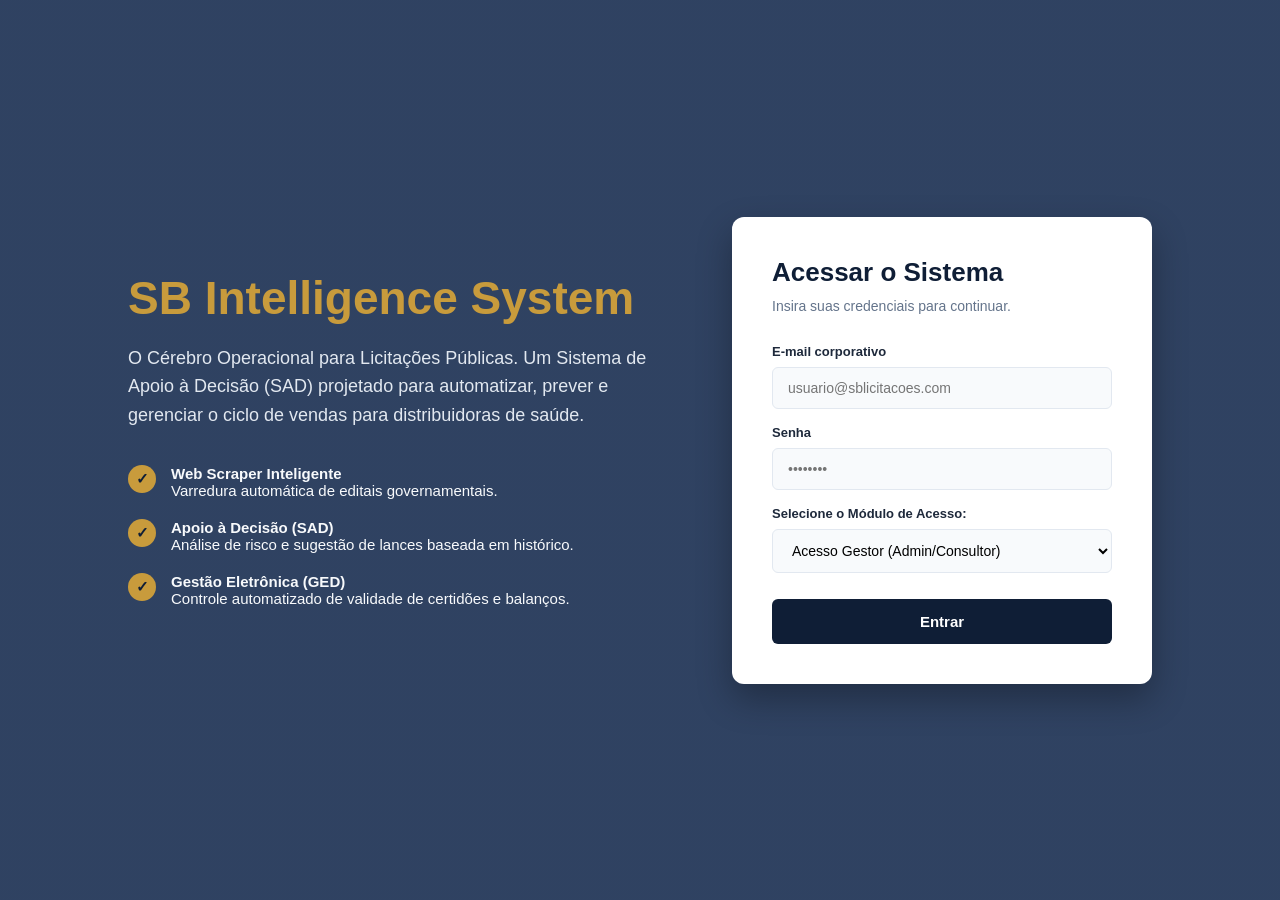
<file: index.html>
<!DOCTYPE html>
<html lang="pt-BR">
<head>
    <meta charset="UTF-8">
    <meta name="viewport" content="width=device-width, initial-scale=1.0">
    <title>SB Intelligence System | Login</title>
    
    <link rel="stylesheet" href="assets/css/style.css">
    
    <script src="assets/js/login.js" defer></script>
</head>
<body class="login-body">

    <div class="project-pitch">
        <h1>SB Intelligence System</h1>
        <p class="subtitle">
            O Cérebro Operacional para Licitações Públicas. Um Sistema de Apoio à Decisão (SAD) projetado para automatizar, prever e gerenciar o ciclo de vendas para distribuidoras de saúde.
        </p>
        
        <ul class="feature-list">
            <li>
                <span>✓</span>
                <div>
                    <strong>Web Scraper Inteligente</strong><br>
                    Varredura automática de editais governamentais.
                </div>
            </li>
            <li>
                <span>✓</span>
                <div>
                    <strong>Apoio à Decisão (SAD)</strong><br>
                    Análise de risco e sugestão de lances baseada em histórico.
                </div>
            </li>
            <li>
                <span>✓</span>
                <div>
                    <strong>Gestão Eletrônica (GED)</strong><br>
                    Controle automatizado de validade de certidões e balanços.
                </div>
            </li>
        </ul>
    </div>

    <div class="login-box-container">
        <h2>Acessar o Sistema</h2>
        <p>Insira suas credenciais para continuar.</p>

        <form id="form-login">
            <div class="form-group-login">
                <label for="email">E-mail corporativo</label>
                <input type="email" id="email" class="form-control" placeholder="usuario@sblicitacoes.com" required>
                <span id="erro-email" style="color: var(--erro); font-size: 12px; font-weight: 600; display: none; margin-top: 6px;">
                    Formato inválido. Digite um e-mail com "@" e domínio.
                </span>
            </div>
            
            <div class="form-group-login">
                <label for="senha">Senha</label>
                <input type="password" id="senha" class="form-control" placeholder="••••••••" required>
            </div>

            <div class="form-group-login" style="margin-top: 10px;">
                <label for="perfil">Selecione o Módulo de Acesso:</label>
                <select id="perfil" class="form-control">
                    <option value="gestor">Acesso Gestor (Admin/Consultor)</option>
                    <option value="cliente">Acesso Cliente Final</option>
                </select>
            </div>

            <button type="submit" class="btn-login">Entrar</button>
        </form>
    </div>

</body>
</html>
</file>
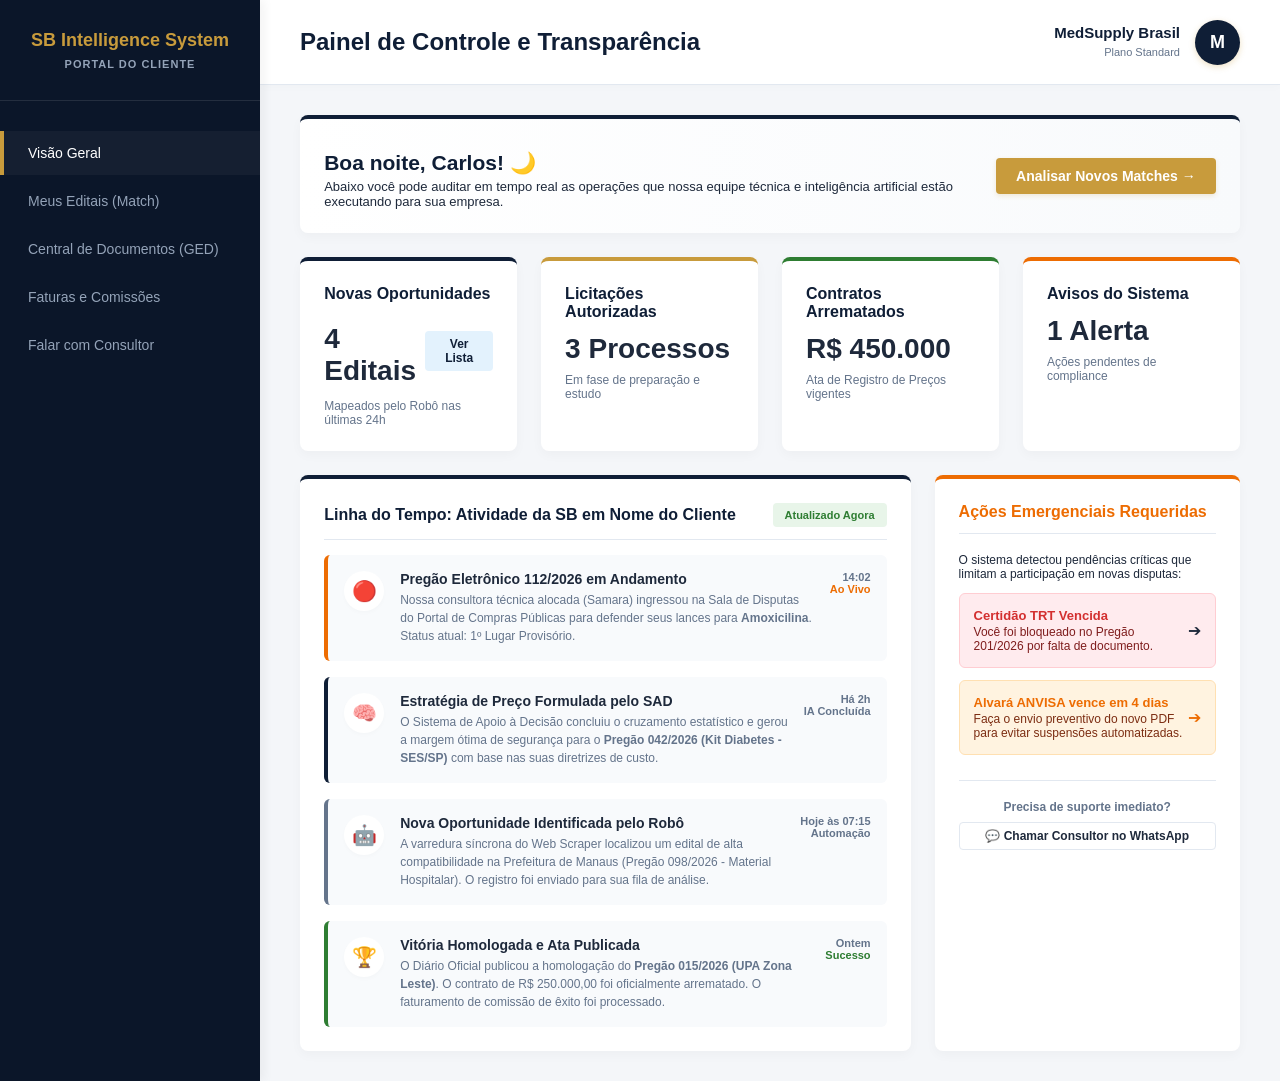
<file: views/cliente/dashboard-cliente.html>
<!DOCTYPE html>
<html lang="pt-BR">
<head>
    <meta charset="UTF-8">
    <meta name="viewport" content="width=device-width, initial-scale=1.0">
    <title>Portal do Cliente | SB Intelligence</title>
    
    <link rel="stylesheet" href="../../assets/css/style.css">
    
    <script src="../../assets/js/dashboard-cliente.js" defer></script>
</head>
<body>
    <div class="app-container">
        <aside class="sidebar">
            <div class="sidebar-logo">
                <span class="logo-main">SB Intelligence System</span>
                <span class="logo-subtitle">Portal do Cliente</span>
            </div>
            <nav>
                <a href="dashboard-cliente.html" class="nav-link active">Visão Geral</a>
                <a href="meus-editais.html" class="nav-link">Meus Editais (Match)</a>
                <a href="ged-cliente.html" class="nav-link">Central de Documentos (GED)</a>
                <a href="faturas-comissoes.html" class="nav-link">Faturas e Comissões</a>
                <a href="falar-consultor.html" class="nav-link">Falar com Consultor</a>
            </nav>
        </aside>

        <main class="main-wrapper">
            <header class="top-header">
                <div class="header-left">
                    <h2>Painel de Controle e Transparência</h2>
                </div>
                <div class="header-right">
                    <div class="user-profile">
                        <div style="text-align: right; line-height: 1.2;">
                            <span style="display: block; font-weight: 700; color: var(--azul-principal);">MedSupply Brasil</span>
                            <span style="font-size: 11px; color: var(--texto-secundario);">Plano Standard</span>
                        </div>
                        <div class="avatar" style="background-color: var(--azul-principal);">M</div>
                    </div>
                </div>
            </header>

            <section class="container">
                
                <div class="card accent-azul" style="background: linear-gradient(to right, #ffffff, #F8FAFC);">
                    <div style="display: flex; justify-content: space-between; align-items: center; width: 100%;">
                        <div>
                            <h2 id="greetingTitle" style="color: var(--azul-principal); font-size: 21px; margin-bottom: 4px;">Olá, Carlos!</h2>
                            <p class="text-detail" style="font-size: 13px; color: var(--texto-escuro);">Abaixo você pode auditar em tempo real as operações que nossa equipe técnica e inteligência artificial estão executando para sua empresa.</p>
                        </div>
                        <button class="btn-novo" onclick="location.href='meus-editais.html'">Analisar Novos Matches →</button>
                    </div>
                </div>

                <div class="kpi-grid">
                    <div class="card accent-azul" style="cursor: pointer;" onclick="location.href='meus-editais.html'">
                        <h3 class="card-title">Novas Oportunidades</h3>
                        <div style="display: flex; align-items: baseline; justify-content: space-between;">
                            <h2>4 Editais</h2>
                            <span class="badge" style="background:#E3F2FD; color:var(--azul-principal);">Ver Lista</span>
                        </div>
                        <p class="text-detail">Mapeados pelo Robô nas últimas 24h</p>
                    </div>
                    
                    <div class="card accent-dourado">
                        <h3 class="card-title">Licitações Autorizadas</h3>
                        <h2>3 Processos</h2>
                        <p class="text-detail">Em fase de preparação e estudo</p>
                    </div>
                    
                    <div class="card accent-verde">
                        <h3 class="card-title">Contratos Arrematados</h3>
                        <h2>R$ 450.000</h2>
                        <p class="text-detail">Ata de Registro de Preços vigentes</p>
                    </div>
                    
                    <div class="card accent-laranja">
                        <h3 class="card-title">Avisos do Sistema</h3>
                        <h2>1 Alerta</h2>
                        <p class="text-detail">Ações pendentes de compliance</p>
                    </div>
                </div>

                <div class="dashboard-grid">
                    
                    <div class="card accent-azul">
                        <div style="display: flex; justify-content: space-between; align-items: center; border-bottom: 1px solid var(--borda); padding-bottom: 12px;">
                            <h3 class="card-title" style="margin: 0;">Linha do Tempo: Atividade da SB em Nome do Cliente</h3>
                            <span class="badge ok" style="font-size: 11px;">Atualizado Agora</span>
                        </div>

                        <div class="activity-feed">
                            <div class="activity-item live">
                                <div class="activity-icon">🔴</div>
                                <div class="activity-content">
                                    <h4>Pregão Eletrônico 112/2026 em Andamento</h4>
                                    <p>Nossa consultora técnica alocada (Samara) ingressou na Sala de Disputas do Portal de Compras Públicas para defender seus lances para <strong>Amoxicilina</strong>. Status atual: 1º Lugar Provisório.</p>
                                </div>
                                <div class="activity-meta">14:02<br><span style="color:var(--alerta);">Ao Vivo</span></div>
                            </div>

                            <div class="activity-item intel">
                                <div class="activity-icon">🧠</div>
                                <div class="activity-content">
                                    <h4>Estratégia de Preço Formulada pelo SAD</h4>
                                    <p>O Sistema de Apoio à Decisão concluiu o cruzamento estatístico e gerou a margem ótima de segurança para o <strong>Pregão 042/2026 (Kit Diabetes - SES/SP)</strong> com base nas suas diretrizes de custo.</p>
                                </div>
                                <div class="activity-meta">Há 2h<br><span>IA Concluída</span></div>
                            </div>

                            <div class="activity-item system">
                                <div class="activity-icon">🤖</div>
                                <div class="activity-content">
                                    <h4>Nova Oportunidade Identificada pelo Robô</h4>
                                    <p>A varredura síncrona do Web Scraper localizou um edital de alta compatibilidade na Prefeitura de Manaus (Pregão 098/2026 - Material Hospitalar). O registro foi enviado para sua fila de análise.</p>
                                </div>
                                <div class="activity-meta">Hoje às 07:15<br><span>Automação</span></div>
                            </div>

                            <div class="activity-item win">
                                <div class="activity-icon">🏆</div>
                                <div class="activity-content">
                                    <h4>Vitória Homologada e Ata Publicada</h4>
                                    <p>O Diário Oficial publicou a homologação do <strong>Pregão 015/2026 (UPA Zona Leste)</strong>. O contrato de R$ 250.000,00 foi oficialmente arrematado. O faturamento de comissão de êxito foi processado.</p>
                                </div>
                                <div class="activity-meta">Ontem<br><span style="color:var(--sucesso);">Sucesso</span></div>
                            </div>
                        </div>
                    </div>

                    <div class="card accent-laranja">
                        <div style="border-bottom: 1px solid var(--borda); padding-bottom: 12px;">
                            <h3 class="card-title" style="margin: 0; color: var(--alerta);">Ações Emergenciais Requeridas</h3>
                        </div>

                        <div class="widget-alert-box">
                            <p class="text-detail" style="color: var(--texto-escuro);">O sistema detectou pendências críticas que limitam a participação em novas disputas:</p>
                            
                            <div class="alert-card-action" onclick="alert('Redirecionando para a aba de upload do GED do Cliente...')">
                                <div style="padding-right: 10px;">
                                    <h4 style="color: var(--erro); font-size: 13px; font-weight: 700;">Certidão TRT Vencida</h4>
                                    <p class="text-detail" style="color: #7f1d1d; margin-top: 2px;">Você foi bloqueado no Pregão 201/2026 por falta de documento.</p>
                                </div>
                                <span style="font-size: 16px;">➔</span>
                            </div>

                            <div class="alert-card-action" style="background-color: #FFF3E0; border-color: #FFE0B2;" onclick="alert('Redirecionando para visualização da ANVISA no GED...')">
                                <div>
                                    <h4 style="color: var(--alerta); font-size: 13px; font-weight: 700;">Alvará ANVISA vence em 4 dias</h4>
                                    <p class="text-detail" style="color: #7c2d12; margin-top: 2px;">Faça o envio preventivo do novo PDF para evitar suspensões automatizadas.</p>
                                </div>
                                <span style="font-size: 16px; color: var(--alerta);">➔</span>
                            </div>
                        </div>

                        <div style="margin-top: 25px; padding-top: 15px; border-top: 1px solid var(--borda); text-align: center;">
                            <span class="text-detail" style="font-weight: 600; display: block; margin-bottom: 8px;">Precisa de suporte imediato?</span>
                            <button class="btn-table" style="width: 100%;" onclick="alert('Disparando chat síncrono com a consultora responsável no WhatsApp...')">💬 Chamar Consultor no WhatsApp</button>
                        </div>
                    </div>

                </div>

            </section>
        </main>
    </div>
</body>
</html>
</file>
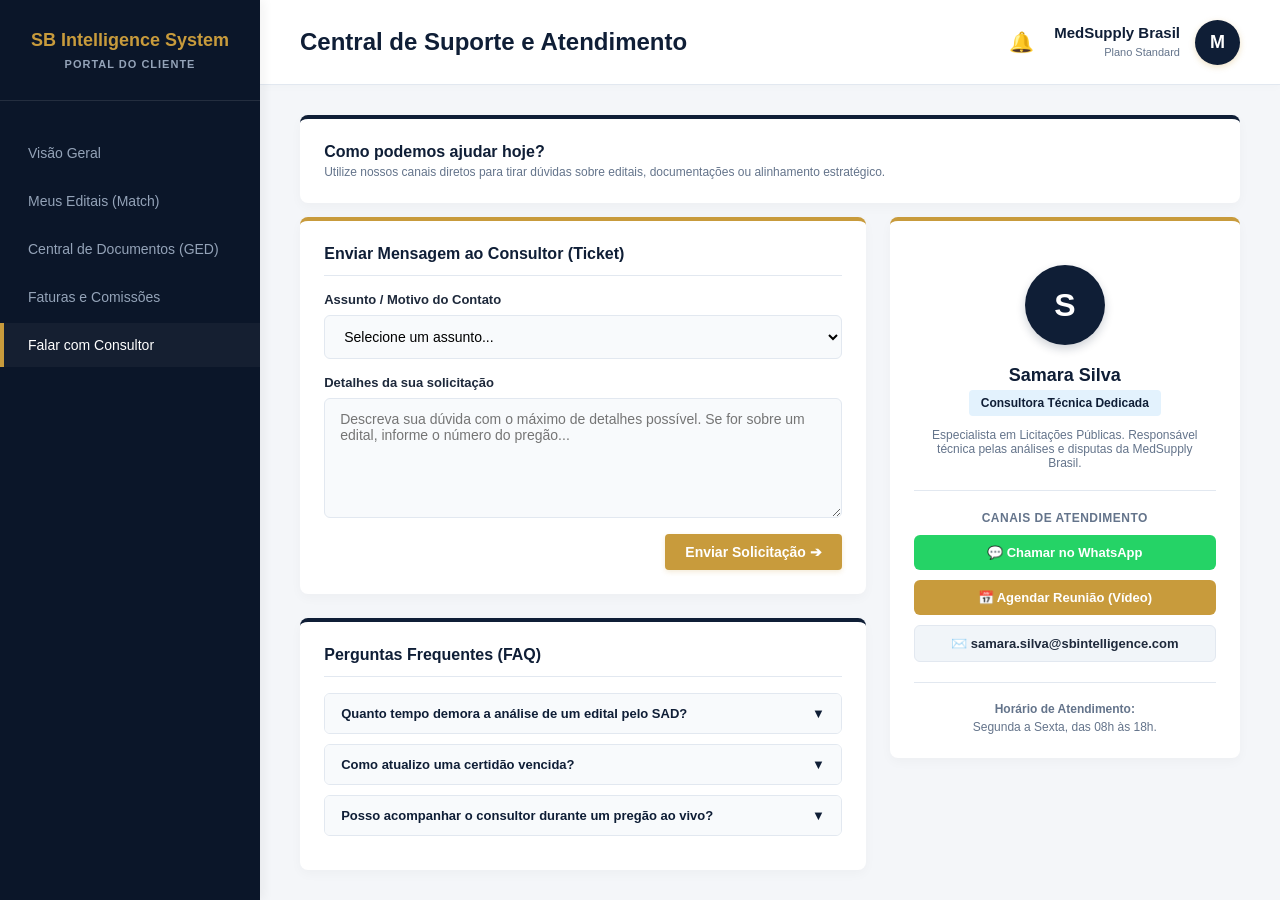
<file: views/cliente/falar-consultor.html>
<!DOCTYPE html>
<html lang="pt-BR">
<head>
    <meta charset="UTF-8">
    <meta name="viewport" content="width=device-width, initial-scale=1.0">
    <title>Falar com Consultor | SB Intelligence</title>
    
    <link rel="stylesheet" href="../../assets/css/style.css">
    
    <script src="../../assets/js/suporte.js" defer></script>
</head>
<body>
    <div class="app-container">
        <aside class="sidebar">
            <div class="sidebar-logo">
                <span class="logo-main">SB Intelligence System</span>
                <span class="logo-subtitle">Portal do Cliente</span>
            </div>
            <nav>
                <a href="dashboard-cliente.html" class="nav-link">Visão Geral</a>
                <a href="meus-editais.html" class="nav-link">Meus Editais (Match)</a>
                <a href="ged-cliente.html" class="nav-link">Central de Documentos (GED)</a>
                <a href="faturas-comissoes.html" class="nav-link">Faturas e Comissões</a>
                <a href="falar-consultor.html" class="nav-link active">Falar com Consultor</a>
            </nav>
        </aside>

        <main class="main-wrapper">
            <header class="top-header">
                <div class="header-left">
                    <h2>Central de Suporte e Atendimento</h2>
                </div>
                <div class="header-right" style="display: flex; align-items: center;">
                    <div class="notification-container" onclick="toggleNotif()">
                        <div class="notification-bell">🔔</div>
                        <div class="notif-menu" id="notifMenu">
                            <div class="notif-item">Sem novas notificações.</div>
                        </div>
                    </div>

                    <div class="user-profile">
                        <div style="text-align: right; line-height: 1.2;">
                            <span style="display: block; font-weight: 700; color: var(--azul-principal);">MedSupply Brasil</span>
                            <span style="font-size: 11px; color: var(--texto-secundario);">Plano Standard</span>
                        </div>
                        <div class="avatar" style="background-color: var(--azul-principal);">M</div>
                    </div>
                </div>
            </header>

            <section class="container">
                
                <div class="card accent-azul" style="margin-bottom: -10px;">
                    <h3 class="card-title" style="margin-bottom: 4px;">Como podemos ajudar hoje?</h3>
                    <p class="text-detail">Utilize nossos canais diretos para tirar dúvidas sobre editais, documentações ou alinhamento estratégico.</p>
                </div>

                <div class="support-grid">
                    
                    <div>
                        <div class="card accent-dourado" style="margin-bottom: 24px;">
                            <h3 class="card-title" style="border-bottom: 1px solid var(--borda); padding-bottom: 12px; margin-bottom: 16px;">Enviar Mensagem ao Consultor (Ticket)</h3>
                            
                            <form id="supportForm" onsubmit="enviarMensagem(event)">
                                <div class="form-group">
                                    <label for="assunto">Assunto / Motivo do Contato</label>
                                    <select id="assunto" class="form-control" required>
                                        <option value="">Selecione um assunto...</option>
                                        <option value="Dúvida sobre um Edital/Match">Dúvida sobre um Edital/Match</option>
                                        <option value="Problema com Documentação (GED)">Problema com Documentação (GED)</option>
                                        <option value="Dúvida Financeira ou Faturamento">Dúvida Financeira ou Faturamento</option>
                                        <option value="Solicitar Análise Específica">Solicitar Análise Específica de Edital</option>
                                        <option value="Outros">Outros</option>
                                    </select>
                                </div>

                                <div class="form-group">
                                    <label for="mensagem">Detalhes da sua solicitação</label>
                                    <textarea id="mensagem" class="form-control" placeholder="Descreva sua dúvida com o máximo de detalhes possível. Se for sobre um edital, informe o número do pregão..." required></textarea>
                                </div>

                                <div style="display: flex; justify-content: flex-end; margin-top: 10px;">
                                    <button type="submit" class="btn-novo">Enviar Solicitação ➔</button>
                                </div>
                            </form>
                        </div>

                        <div class="card accent-azul">
                            <h3 class="card-title" style="border-bottom: 1px solid var(--borda); padding-bottom: 12px; margin-bottom: 16px;">Perguntas Frequentes (FAQ)</h3>
                            
                            <div class="faq-item">
                                <div class="faq-question" onclick="toggleFaq(this)">
                                    <span>Quanto tempo demora a análise de um edital pelo SAD?</span>
                                    <span>▼</span>
                                </div>
                                <div class="faq-answer">
                                    Após você clicar em "Autorizar Disputa", nosso algoritmo (SAD) leva em média de 2 a 4 horas úteis para cruzar o histórico de preços do portal e sugerir a margem segura de lance.
                                </div>
                            </div>

                            <div class="faq-item">
                                <div class="faq-question" onclick="toggleFaq(this)">
                                    <span>Como atualizo uma certidão vencida?</span>
                                    <span>▼</span>
                                </div>
                                <div class="faq-answer">
                                    Acesse a aba "Central de Documentos (GED)" no menu lateral, localize a certidão que está com aviso amarelo ou vermelho e clique no botão "+ Atualizar" para enviar o novo PDF.
                                </div>
                            </div>

                            <div class="faq-item">
                                <div class="faq-question" onclick="toggleFaq(this)">
                                    <span>Posso acompanhar o consultor durante um pregão ao vivo?</span>
                                    <span>▼</span>
                                </div>
                                <div class="faq-answer">
                                    Sim! No dia do pregão, um link de acompanhamento aparecerá no seu painel na aba "Meus Editais". Você poderá ver a sala de disputas, mas os lances são aplicados exclusivamente pelo seu consultor por motivos de segurança.
                                </div>
                            </div>
                        </div>
                    </div>

                    <div>
                        <div class="card accent-dourado" style="position: sticky; top: 20px;">
                            <div class="consultant-profile">
                                <div class="consultant-avatar">S</div>
                                <h2 style="font-size: 18px; color: var(--azul-principal); margin-bottom: 4px;">Samara Silva</h2>
                                <span class="badge" style="background-color: #E3F2FD; color: var(--azul-principal);">Consultora Técnica Dedicada</span>
                                <p class="text-detail" style="margin-top: 12px; font-size: 12px; padding: 0 10px;">
                                    Especialista em Licitações Públicas. Responsável técnica pelas análises e disputas da MedSupply Brasil.
                                </p>
                            </div>

                            <div style="margin-top: 15px;">
                                <span class="modal-section-title" style="display: block; margin-bottom: 10px; text-align: center; color: var(--texto-secundario);">Canais de Atendimento</span>
                                
                                <button class="contact-btn btn-whatsapp" onclick="abrirLink('WhatsApp')">
                                    💬 Chamar no WhatsApp
                                </button>
                                
                                <button class="contact-btn btn-meet" onclick="abrirLink('Google Meet')">
                                    📅 Agendar Reunião (Vídeo)
                                </button>
                                
                                <button class="contact-btn btn-email" onclick="abrirLink('Email')">
                                    ✉️ samara.silva@sbintelligence.com
                                </button>
                            </div>

                            <div style="margin-top: 20px; padding-top: 15px; border-top: 1px solid var(--borda); text-align: center;">
                                <p class="text-detail" style="font-weight: 600;">Horário de Atendimento:</p>
                                <p class="text-detail">Segunda a Sexta, das 08h às 18h.</p>
                            </div>
                        </div>
                    </div>

                </div>
            </section>
        </main>
    </div>
</body>
</html>
</file>
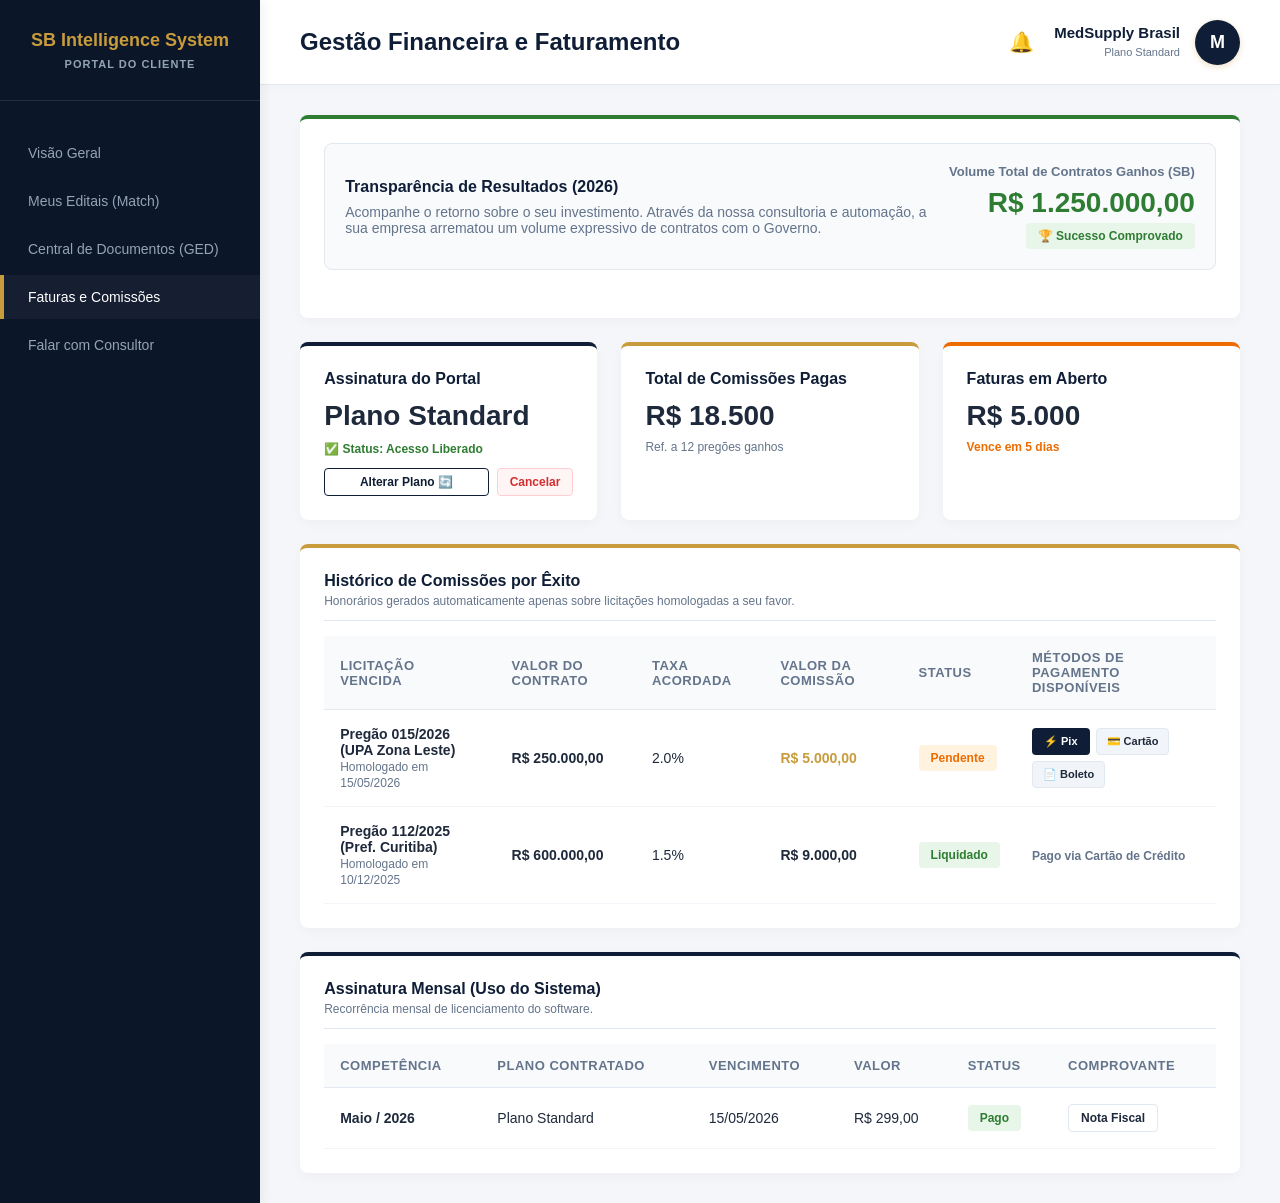
<file: views/cliente/faturas-comissoes.html>
<!DOCTYPE html>
<html lang="pt-BR">
<head>
    <meta charset="UTF-8">
    <meta name="viewport" content="width=device-width, initial-scale=1.0">
    <title>Faturas e Comissões | SB Intelligence</title>
    
    <link rel="stylesheet" href="../../assets/css/style.css">
    
    <script src="../../assets/js/faturas-comissoes.js" defer></script>
</head>
<body>
    <div class="app-container">
        <aside class="sidebar">
            <div class="sidebar-logo">
                <span class="logo-main">SB Intelligence System</span>
                <span class="logo-subtitle">Portal do Cliente</span>
            </div>
            <nav>
                <a href="dashboard-cliente.html" class="nav-link">Visão Geral</a>
                <a href="meus-editais.html" class="nav-link">Meus Editais (Match)</a>
                <a href="ged-cliente.html" class="nav-link">Central de Documentos (GED)</a>
                <a href="faturas-comissoes.html" class="nav-link active">Faturas e Comissões</a>
                <a href="falar-consultor.html" class="nav-link">Falar com Consultor</a>
            </nav>
        </aside>

        <main class="main-wrapper">
            <header class="top-header">
                <div class="header-left">
                    <h2>Gestão Financeira e Faturamento</h2>
                </div>
                <div class="header-right" style="display: flex; align-items: center;">
                    <div class="notification-container" onclick="document.getElementById('notifMenu').classList.toggle('active')">
                        <div class="notification-bell">🔔</div>
                        <div class="notif-menu" id="notifMenu">
                            <div class="notif-item">Sua fatura vence em 5 dias.</div>
                        </div>
                    </div>

                    <div class="user-profile">
                        <div style="text-align: right; line-height: 1.2;">
                            <span style="display: block; font-weight: 700; color: var(--azul-principal);">MedSupply Brasil</span>
                            <span id="headerPlanBadge" style="font-size: 11px; color: var(--texto-secundario);">Plano Standard</span>
                        </div>
                        <div class="avatar" style="background-color: var(--azul-principal);">M</div>
                    </div>
                </div>
            </header>

            <section class="container">
                
                <div class="card accent-verde">
                    <div class="finance-summary">
                        <div>
                            <h3 class="card-title" style="margin-bottom: 8px;">Transparência de Resultados (2026)</h3>
                            <p class="text-detail" style="font-size: 14px; max-width: 600px;">
                                Acompanhe o retorno sobre o seu investimento. Através da nossa consultoria e automação, a sua empresa arrematou um volume expressivo de contratos com o Governo.
                            </p>
                        </div>
                        <div class="roi-highlight">
                            <p>Volume Total de Contratos Ganhos (SB)</p>
                            <h2>R$ 1.250.000,00</h2>
                            <span class="badge" style="background: #E8F5E9; color: var(--sucesso); font-size: 12px;">🏆 Sucesso Comprovado</span>
                        </div>
                    </div>
                </div>

                <div class="kpi-grid">
                    <div class="card accent-azul">
                        <h3 class="card-title">Assinatura do Portal</h3>
                        <h2 id="kpiPlanTitle">Plano Standard</h2>
                        
                        <div class="plan-manage-box">
                            <span style="color: var(--sucesso); font-size: 12px; font-weight: 600;">✅ Status: Acesso Liberado</span>
                            <div style="display: flex; gap: 8px; margin-top: 4px;">
                                <button class="btn-table" style="flex: 1; border-color: var(--azul-principal); color: var(--azul-principal);" onclick="openPlanModal()">Alterar Plano 🔄</button>
                                <button class="btn-table" style="color: var(--erro); border-color: #FFCDD2; background-color: #FFF5F5;" onclick="cancelarPlano()">Cancelar</button>
                            </div>
                        </div>
                    </div>
                    
                    <div class="card accent-dourado">
                        <h3 class="card-title">Total de Comissões Pagas</h3>
                        <h2>R$ 18.500</h2>
                        <p class="text-detail">Ref. a 12 pregões ganhos</p>
                    </div>
                    <div class="card accent-laranja">
                        <h3 class="card-title">Faturas em Aberto</h3>
                        <h2>R$ 5.000</h2>
                        <p class="text-detail" style="color: var(--alerta); font-weight: 600;">Vence em 5 dias</p>
                    </div>
                </div>

                <div class="card accent-dourado">
                    <div style="border-bottom: 1px solid var(--borda); padding-bottom: 12px; margin-bottom: 15px;">
                        <h3 class="card-title" style="margin: 0;">Histórico de Comissões por Êxito</h3>
                        <p class="text-detail">Honorários gerados automaticamente apenas sobre licitações homologadas a seu favor.</p>
                    </div>

                    <table class="table-base">
                        <thead>
                            <tr>
                                <th>Licitação Vencida</th>
                                <th>Valor do Contrato</th>
                                <th>Taxa Acordada</th>
                                <th>Valor da Comissão</th>
                                <th>Status</th>
                                <th>Métodos de Pagamento Disponíveis</th>
                            </tr>
                        </thead>
                        <tbody>
                            <tr>
                                <td>
                                    <strong>Pregão 015/2026 (UPA Zona Leste)</strong><br>
                                    <span class="text-detail">Homologado em 15/05/2026</span>
                                </td>
                                <td style="font-weight: 600;">R$ 250.000,00</td>
                                <td>2.0%</td>
                                <td style="font-weight: 700; color: var(--dourado);">R$ 5.000,00</td>
                                <td><span class="badge alerta" style="background-color: #FFF3E0; color: var(--alerta);">Pendente</span></td>
                                <td>
                                    <div class="payment-actions-group">
                                        <button class="btn-pay-primary" onclick="pagarFatura(this, 'Pix', 'Comissão Pregão 015')">⚡ Pix</button>
                                        <button class="btn-pay-option" onclick="pagarFatura(this, 'Cartão de Crédito', 'Comissão Pregão 015')">💳 Cartão</button>
                                        <button class="btn-pay-option" onclick="pagarFatura(this, 'Boleto Bancário', 'Comissão Pregão 015')">📄 Boleto</button>
                                    </div>
                                </td>
                            </tr>
                            <tr>
                                <td>
                                    <strong>Pregão 112/2025 (Pref. Curitiba)</strong><br>
                                    <span class="text-detail">Homologado em 10/12/2025</span>
                                </td>
                                <td style="font-weight: 600;">R$ 600.000,00</td>
                                <td>1.5%</td>
                                <td style="font-weight: 700;">R$ 9.000,00</td>
                                <td><span class="badge ok">Liquidado</span></td>
                                <td><span style="font-size: 12px; color: var(--texto-secundario); font-weight: 600;">Pago via Cartão de Crédito</span></td>
                            </tr>
                        </tbody>
                    </table>
                </div>

                <div class="card accent-azul">
                    <div style="border-bottom: 1px solid var(--borda); padding-bottom: 12px; margin-bottom: 15px;">
                        <h3 class="card-title" style="margin: 0;">Assinatura Mensal (Uso do Sistema)</h3>
                        <p class="text-detail">Recorrência mensal de licenciamento do software.</p>
                    </div>

                    <table class="table-base">
                        <thead>
                            <tr>
                                <th>Competência</th>
                                <th>Plano Contratado</th>
                                <th>Vencimento</th>
                                <th>Valor</th>
                                <th>Status</th>
                                <th>Comprovante</th>
                            </tr>
                        </thead>
                        <tbody>
                            <tr>
                                <td><strong>Maio / 2026</strong></td>
                                <td class="table-plan-cell">Plano Standard</td>
                                <td>15/05/2026</td>
                                <td class="table-price-cell">R$ 299,00</td>
                                <td><span class="badge ok">Pago</span></td>
                                <td><button class="btn-table" onclick="alert('Gerando Nota Fiscal de Serviço (NFSe)...')">Nota Fiscal</button></td>
                            </tr>
                        </tbody>
                    </table>
                </div>

            </section>
        </main>
    </div>

    <div id="planModal" class="modal-overlay" onclick="closePlanModal(event)">
        <div class="modal-container" onclick="event.stopPropagation()">
            <div class="modal-header">
                <div>
                    <h2 style="font-size: 18px; color: var(--azul-principal);">Upgrade / Downgrade de Plano</h2>
                    <p class="text-detail">Selecione o novo pacote de licenças para sua distribuidora.</p>
                </div>
                <button class="modal-close-btn" onclick="document.getElementById('planModal').classList.remove('active')">✕</button>
            </div>

            <div style="display: flex; flex-direction: column; gap: 10px;">
                <div class="plan-option-card" id="card-basic" onclick="mudarPlanoPara('Básico', 'R$ 149,00')">
                    <div>
                        <strong style="font-size: 14px; color: var(--texto-escuro);">Plano Básico</strong>
                        <p class="text-detail">Até 2 robôs de busca • Sem suporte do SAD</p>
                    </div>
                    <strong style="color: var(--azul-principal);">R$ 149/mês</strong>
                </div>

                <div class="plan-option-card current" id="card-standard">
                    <div>
                        <strong style="font-size: 14px; color: var(--texto-escuro);">Plano Standard (Seu Plano)</strong>
                        <p class="text-detail">Robôs ilimitados • Triagem Básica SAD</p>
                    </div>
                    <strong style="color: var(--dourado);">R$ 299/mês</strong>
                </div>

                <div class="plan-option-card" id="card-premium" onclick="mudarPlanoPara('Premium', 'R$ 499,00')">
                    <div>
                        <strong style="font-size: 14px; color: var(--texto-escuro);">Plano Premium 🚀</strong>
                        <p class="text-detail">Robôs em tempo real • SAD Prazos • Consultor Dedicado</p>
                    </div>
                    <strong style="color: var(--sucesso);">R$ 499/mês</strong>
                </div>
            </div>

            <div style="text-align: right; border-top: 1px solid var(--borda); padding-top: 12px; margin-top: 4px;">
                <span class="text-detail">*A alteração será calculada pro-rata na próxima fatura.</span>
            </div>
        </div>
    </div>
</body>
</html>
</file>
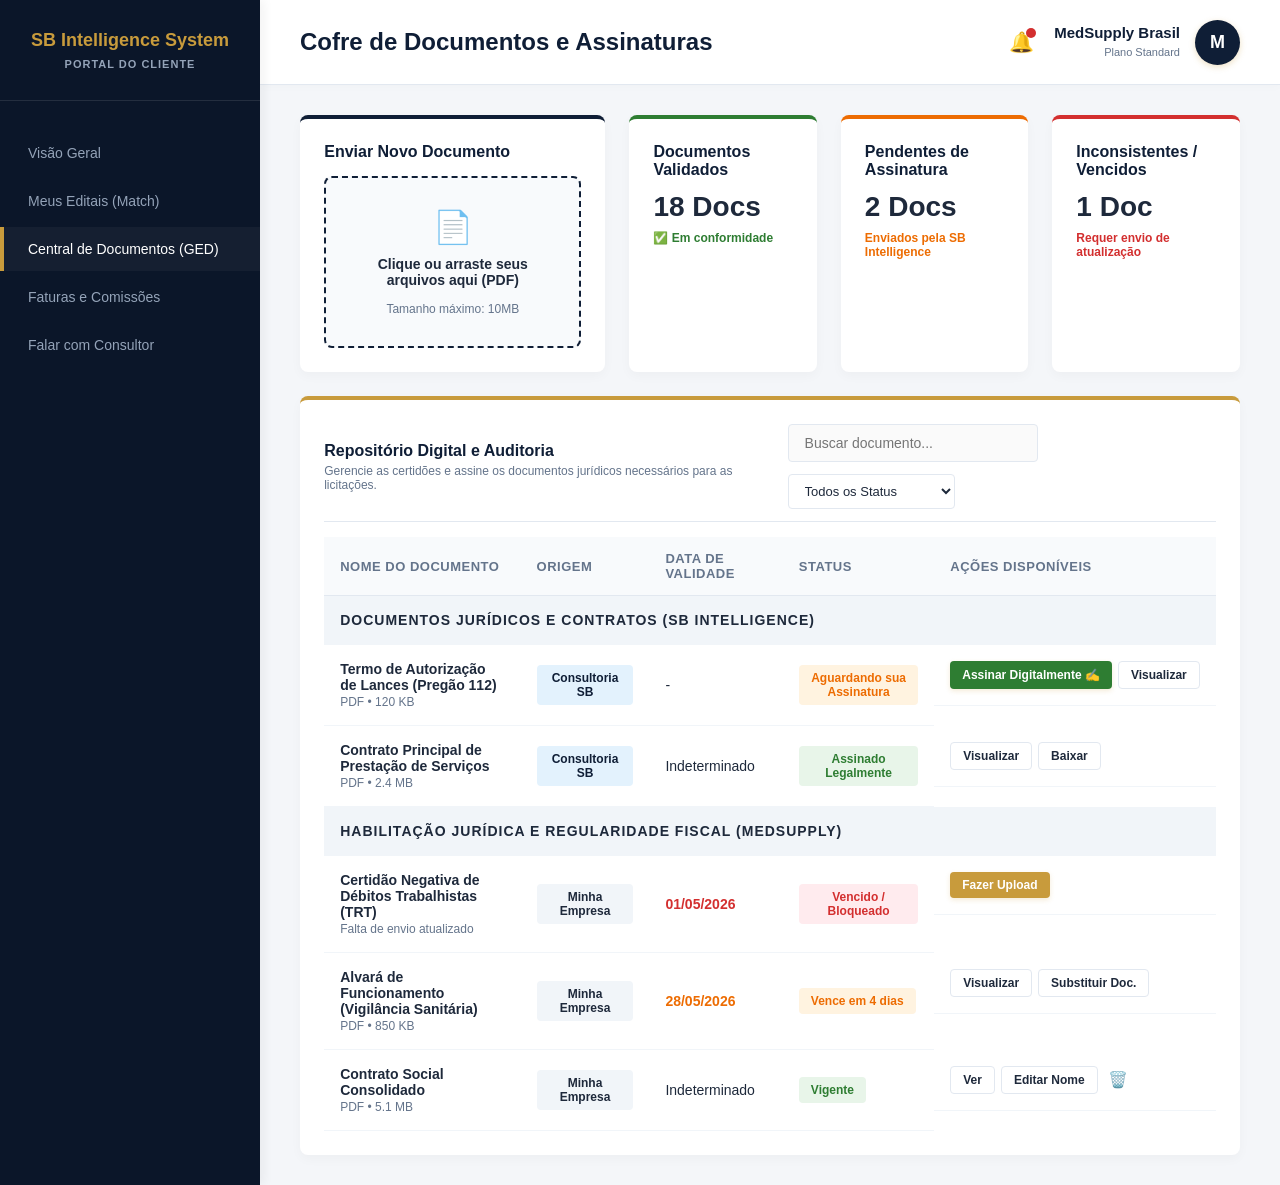
<file: views/cliente/ged-cliente.html>
<!DOCTYPE html>
<html lang="pt-BR">
<head>
    <meta charset="UTF-8">
    <meta name="viewport" content="width=device-width, initial-scale=1.0">
    <title>Central de Documentos | SB Intelligence</title>
    
    <link rel="stylesheet" href="../../assets/css/style.css">
    
    <script src="../../assets/js/ged-cliente.js" defer></script>
</head>
<body>
    <div class="app-container">
        <aside class="sidebar">
            <div class="sidebar-logo">
                <span class="logo-main">SB Intelligence System</span>
                <span class="logo-subtitle">Portal do Cliente</span>
            </div>
            <nav>
                <a href="dashboard-cliente.html" class="nav-link">Visão Geral</a>
                <a href="meus-editais.html" class="nav-link">Meus Editais (Match)</a>
                <a href="ged-cliente.html" class="nav-link active">Central de Documentos (GED)</a>
                <a href="faturas-comissoes.html" class="nav-link">Faturas e Comissões</a>
                <a href="falar-consultor.html" class="nav-link">Falar com Consultor</a>
            </nav>
        </aside>

        <main class="main-wrapper">
            <header class="top-header">
                <div class="header-left">
                    <h2>Cofre de Documentos e Assinaturas</h2>
                </div>
                <div class="header-right" style="display: flex; align-items: center;">
                    <div class="notification-container" onclick="toggleNotif()">
                        <div class="notification-bell has-notification">🔔</div>
                        <div class="notif-menu" id="notifMenu">
                            <div class="notif-item"><strong>Nova Licitação:</strong> Pregão 112 encontrado!</div>
                            <div class="notif-item"><strong>GED:</strong> Alvará vence em 4 dias.</div>
                            <div class="notif-item"><strong>Financeiro:</strong> Pagamento aprovado.</div>
                        </div>
                    </div>
                    <div class="user-profile">
                        <div style="text-align: right; line-height: 1.2;">
                            <span style="display: block; font-weight: 700; color: var(--azul-principal);">MedSupply Brasil</span>
                            <span style="font-size: 11px; color: var(--texto-secundario);">Plano Standard</span>
                        </div>
                        <div class="avatar" style="background-color: var(--azul-principal);">M</div>
                    </div>
                </div>
            </header>

            <section class="container">
                
                <div style="display: grid; grid-template-columns: 1fr 2fr; gap: 24px;">
                    <div class="card accent-azul">
                        <h3 class="card-title" style="margin-bottom: 15px;">Enviar Novo Documento</h3>
                        <div class="upload-zone" onclick="triggerUpload()">
                            <div class="upload-icon">📄</div>
                            <div class="upload-text">Clique ou arraste seus arquivos aqui (PDF)</div>
                            <span class="text-detail">Tamanho máximo: 10MB</span>
                        </div>
                    </div>

                    <div class="kpi-grid" style="margin: 0; display: grid; grid-template-columns: repeat(3, 1fr); gap: 24px; width: 100%;">
                        <div class="card accent-verde">
                            <h3 class="card-title">Documentos Validados</h3>
                            <h2>18 Docs</h2>
                            <p class="text-detail" style="color: var(--sucesso); font-weight: 600;">✅ Em conformidade</p>
                        </div>
                        <div class="card accent-laranja">
                            <h3 class="card-title">Pendentes de Assinatura</h3>
                            <h2>2 Docs</h2>
                            <p class="text-detail" style="color: var(--alerta); font-weight: 600;">Enviados pela SB Intelligence</p>
                        </div>
                        <div class="card accent-vermelho">
                            <h3 class="card-title">Inconsistentes / Vencidos</h3>
                            <h2>1 Doc</h2>
                            <p class="text-detail" style="color: var(--erro); font-weight: 600;">Requer envio de atualização</p>
                        </div>
                    </div>
                </div>

                <div class="card accent-dourado">
                    <div style="display: flex; justify-content: space-between; align-items: center; border-bottom: 1px solid var(--borda); padding-bottom: 12px; margin-bottom: 15px;">
                        <div>
                            <h3 class="card-title" style="margin: 0;">Repositório Digital e Auditoria</h3>
                            <p class="text-detail">Gerencie as certidões e assine os documentos jurídicos necessários para as licitações.</p>
                        </div>
                        <div class="crm-filter-group">
                            <input type="text" class="search-bar" id="searchDocs" placeholder="Buscar documento..." style="width: 250px;">
                            <select class="select-filter" id="filterStatus">
                                <option value="">Todos os Status</option>
                                <option value="Vigente">Vigente</option>
                                <option value="Pendente Assinatura">Pendente Assinatura</option>
                                <option value="Vencido">Vencido</option>
                            </select>
                        </div>
                    </div>

                    <table class="table-base">
                        <thead>
                            <tr>
                                <th>Nome do Documento</th>
                                <th>Origem</th>
                                <th>Data de Validade</th>
                                <th>Status</th>
                                <th>Ações Disponíveis</th>
                            </tr>
                        </thead>
                        <tbody id="docsTableBody">
                            
                            <tr>
                                <td colspan="5" class="doc-category">Documentos Jurídicos e Contratos (SB Intelligence)</td>
                            </tr>
                            
                            <tr data-status="Pendente Assinatura">
                                <td>
                                    <strong>Termo de Autorização de Lances (Pregão 112)</strong><br>
                                    <span class="text-detail">PDF • 120 KB</span>
                                </td>
                                <td><span class="badge" style="background:#E3F2FD; color:var(--azul-principal);">Consultoria SB</span></td>
                                <td>-</td>
                                <td><span class="badge alerta">Aguardando sua Assinatura</span></td>
                                <td class="btn-action-group">
                                    <button class="btn-novo" style="background: var(--sucesso); padding: 6px 12px; font-size: 12px;" onclick="assinarDocumento(this)">Assinar Digitalmente ✍️</button>
                                    <button class="btn-table" onclick="alert('Baixando PDF para leitura...')">Visualizar</button>
                                </td>
                            </tr>

                            <tr data-status="Vigente">
                                <td>
                                    <strong>Contrato Principal de Prestação de Serviços</strong><br>
                                    <span class="text-detail">PDF • 2.4 MB</span>
                                </td>
                                <td><span class="badge" style="background:#E3F2FD; color:var(--azul-principal);">Consultoria SB</span></td>
                                <td>Indeterminado</td>
                                <td><span class="badge ok">Assinado Legalmente</span></td>
                                <td class="btn-action-group">
                                    <button class="btn-table" onclick="alert('Abrindo documento...')">Visualizar</button>
                                    <button class="btn-table" onclick="alert('Download iniciado...')">Baixar</button>
                                </td>
                            </tr>

                            <tr>
                                <td colspan="5" class="doc-category">Habilitação Jurídica e Regularidade Fiscal (MedSupply)</td>
                            </tr>

                            <tr data-status="Vencido">
                                <td>
                                    <strong>Certidão Negativa de Débitos Trabalhistas (TRT)</strong><br>
                                    <span class="text-detail">Falta de envio atualizado</span>
                                </td>
                                <td><span class="badge" style="background:#F1F5F9; color:var(--texto-escuro);">Minha Empresa</span></td>
                                <td style="color: var(--erro); font-weight: bold;">01/05/2026</td>
                                <td><span class="badge erro">Vencido / Bloqueado</span></td>
                                <td class="btn-action-group">
                                    <button class="btn-novo" style="padding: 6px 12px; font-size: 12px;" onclick="triggerUpload()">Fazer Upload</button>
                                </td>
                            </tr>

                            <tr data-status="Vigente">
                                <td>
                                    <strong>Alvará de Funcionamento (Vigilância Sanitária)</strong><br>
                                    <span class="text-detail">PDF • 850 KB</span>
                                </td>
                                <td><span class="badge" style="background:#F1F5F9; color:var(--texto-escuro);">Minha Empresa</span></td>
                                <td style="color: var(--alerta); font-weight: bold;">28/05/2026</td>
                                <td><span class="badge alerta" style="background-color: #FFF3E0; color: var(--alerta);">Vence em 4 dias</span></td>
                                <td class="btn-action-group">
                                    <button class="btn-table" onclick="alert('Abrindo documento...')">Visualizar</button>
                                    <button class="btn-table" onclick="triggerUpload()">Substituir Doc.</button>
                                </td>
                            </tr>

                            <tr data-status="Vigente">
                                <td>
                                    <strong>Contrato Social Consolidado</strong><br>
                                    <span class="text-detail">PDF • 5.1 MB</span>
                                </td>
                                <td><span class="badge" style="background:#F1F5F9; color:var(--texto-escuro);">Minha Empresa</span></td>
                                <td>Indeterminado</td>
                                <td><span class="badge ok">Vigente</span></td>
                                <td class="btn-action-group">
                                    <button class="btn-table" onclick="alert('Abrindo documento...')">Ver</button>
                                    <button class="btn-table" onclick="alert('Renomeando arquivo no sistema...')">Editar Nome</button>
                                    <button class="btn-action-icon delete" onclick="if(confirm('Tem certeza que deseja apagar este documento do cofre?')) alert('Excluído.')">🗑️</button>
                                </td>
                            </tr>

                        </tbody>
                    </table>
                </div>

            </section>
        </main>
    </div>
</body>
</html>
</file>
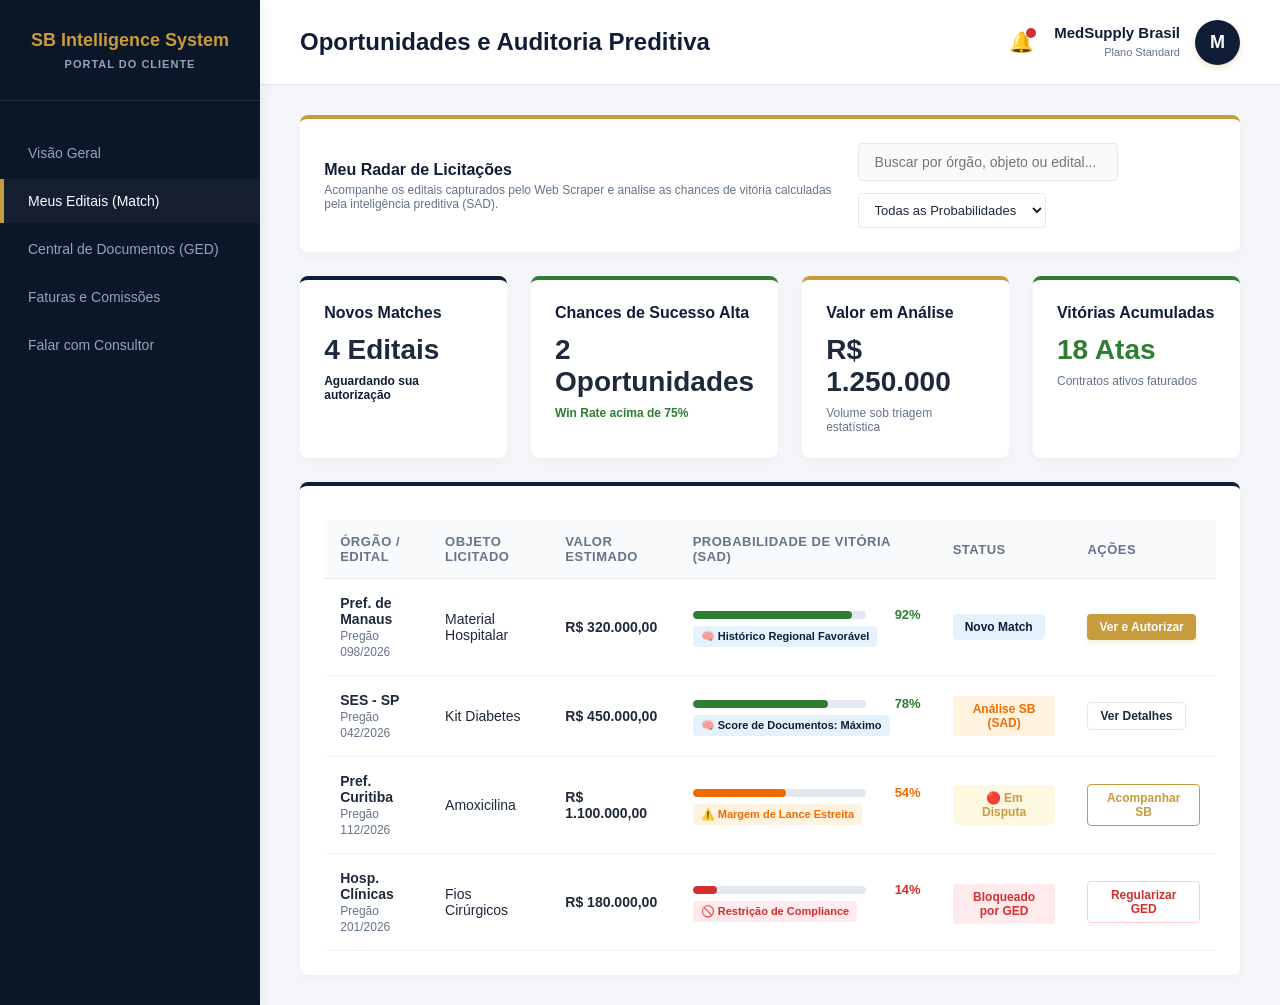
<file: views/cliente/meus-editais.html>
<!DOCTYPE html>
<html lang="pt-BR">
<head>
    <meta charset="UTF-8">
    <meta name="viewport" content="width=device-width, initial-scale=1.0">
    <title>Meus Editais | SB Intelligence</title>
    
    <link rel="stylesheet" href="../../assets/css/style.css">
    
    <script src="../../assets/js/meus-editais.js" defer></script>
</head>
<body>
    <div class="app-container">
        <aside class="sidebar">
            <div class="sidebar-logo">
                <span class="logo-main">SB Intelligence System</span>
                <span class="logo-subtitle">Portal do Cliente</span>
            </div>
            <nav>
                <a href="dashboard-cliente.html" class="nav-link">Visão Geral</a>
                <a href="meus-editais.html" class="nav-link active">Meus Editais (Match)</a>
                <a href="ged-cliente.html" class="nav-link">Central de Documentos (GED)</a>
                <a href="faturas-comissoes.html" class="nav-link">Faturas e Comissões</a>
                <a href="falar-consultor.html" class="nav-link">Falar com Consultor</a>
            </nav>
        </aside>

        <main class="main-wrapper">
            <header class="top-header">
                <div class="header-left">
                    <h2>Oportunidades e Auditoria Preditiva</h2>
                </div>
                <div class="header-right" style="display: flex; align-items: center;">
                    <div class="notification-container" onclick="toggleNotif()">
                        <div class="notification-bell has-notification">🔔</div>
                        <div class="notif-menu" id="notifMenu">
                            <div class="notif-item"><strong>Nova Licitação:</strong> Pregão 112 encontrado!</div>
                            <div class="notif-item"><strong>GED:</strong> Alvará vence em 4 dias.</div>
                            <div class="notif-item"><strong>Financeiro:</strong> Pagamento aprovado.</div>
                        </div>
                    </div>
                    <div class="user-profile">
                        <div style="text-align: right; line-height: 1.2;">
                            <span style="display: block; font-weight: 700; color: var(--azul-principal);">MedSupply Brasil</span>
                            <span style="font-size: 11px; color: var(--texto-secundario);">Plano Standard</span>
                        </div>
                        <div class="avatar" style="background-color: var(--azul-principal);">M</div>
                    </div>
                </div>
            </header>

            <section class="container">
                
                <div class="card accent-dourado">
                    <div style="display: flex; justify-content: space-between; align-items: center; width: 100%;">
                        <div>
                            <h3 class="card-title" style="margin-bottom: 4px;">Meu Radar de Licitações</h3>
                            <p class="text-detail">Acompanhe os editais capturados pelo Web Scraper e analise as chances de vitória calculadas pela inteligência preditiva (SAD).</p>
                        </div>
                        <div class="crm-filter-group">
                            <input type="text" class="search-bar" id="searchEditais" placeholder="Buscar por órgão, objeto ou edital..." style="width: 260px;">
                            <select class="select-filter" id="filterMatch">
                                <option value="">Todas as Probabilidades</option>
                                <option value="Alta">Alta (> 70%)</option>
                                <option value="Média">Média (40% - 70%)</option>
                                <option value="Baixa">Baixa (< 40%)</option>
                            </select>
                        </div>
                    </div>
                </div>

                <div class="kpi-grid">
                    <div class="card accent-azul">
                        <h3 class="card-title">Novos Matches</h3>
                        <h2>4 Editais</h2>
                        <p class="text-detail" style="color: var(--azul-principal); font-weight: 600;">Aguardando sua autorização</p>
                    </div>
                    <div class="card accent-verde">
                        <h3 class="card-title">Chances de Sucesso Alta</h3>
                        <h2>2 Oportunidades</h2>
                        <p class="text-detail" style="color: var(--sucesso); font-weight: 600;">Win Rate acima de 75%</p>
                    </div>
                    <div class="card accent-dourado">
                        <h3 class="card-title">Valor em Análise</h3>
                        <h2>R$ 1.250.000</h2>
                        <p class="text-detail">Volume sob triagem estatística</p>
                    </div>
                    <div class="card accent-verde">
                        <h3 class="card-title">Vitórias Acumuladas</h3>
                        <h2 style="color: var(--sucesso);">18 Atas</h2>
                        <p class="text-detail">Contratos ativos faturados</p>
                    </div>
                </div>

                <div class="card accent-azul">
                    <table class="table-base">
                        <thead>
                            <tr>
                                <th>Órgão / Edital</th>
                                <th>Objeto Licitado</th>
                                <th>Valor Estimado</th>
                                <th style="width: 260px;">Probabilidade de Vitória (SAD)</th>
                                <th>Status</th>
                                <th>Ações</th>
                            </tr>
                        </thead>
                        <tbody id="editaisTableBody">
                            
                            <tr data-id="ED-098" data-org="Prefeitura de Manaus" data-objeto="Aquisição de Insumos Descartáveis Hospitalares" data-abertura="10/06/2026 às 09:00" data-portal="Portal Comprasnet" data-match="Alta" data-status="Novo Match" data-valor="R$ 320.000,00" data-prob="92%" data-reason="Poucos concorrentes homologados na região Norte.">
                                <td><strong>Pref. de Manaus</strong><br><span class="text-detail">Pregão 098/2026</span></td>
                                <td>Material Hospitalar</td>
                                <td style="font-weight: 600;">R$ 320.000,00</td>
                                <td>
                                    <div class="win-rate-container">
                                        <div class="progress-bar-bg"><div class="progress-bar-fill rate-high" style="width: 92%;"></div></div>
                                        <span class="rate-text" style="color: var(--sucesso);">92%</span>
                                    </div>
                                    <span class="ai-badge">🧠 Histórico Regional Favorável</span>
                                </td>
                                <td><span class="badge" style="background: #E3F2FD; color: var(--azul-principal);">Novo Match</span></td>
                                <td><button class="btn-novo" style="padding: 6px 12px; font-size: 12px;" onclick="openClientModal(this)">Ver e Autorizar</button></td>
                            </tr>

                            <tr data-id="ED-042" data-org="Secretaria de Estado da Saúde - SP" data-objeto="Kits de Monitoramento Glicêmico" data-abertura="02/06/2026 às 14:00" data-portal="Licitações-E (BB)" data-match="Alta" data-status="Autorizado" data-valor="R$ 450.000,00" data-prob="78%" data-reason="MedSupply possui as melhores certidões para este lote.">
                                <td><strong>SES - SP</strong><br><span class="text-detail">Pregão 042/2026</span></td>
                                <td>Kit Diabetes</td>
                                <td style="font-weight: 600;">R$ 450.000,00</td>
                                <td>
                                    <div class="win-rate-container">
                                        <div class="progress-bar-bg"><div class="progress-bar-fill rate-high" style="width: 78%;"></div></div>
                                        <span class="rate-text" style="color: var(--sucesso);">78%</span>
                                    </div>
                                    <span class="ai-badge">🧠 Score de Documentos: Máximo</span>
                                </td>
                                <td><span class="badge ok" style="background: #FFF3E0; color: var(--alerta);">Análise SB (SAD)</span></td>
                                <td><button class="btn-table" onclick="openClientModal(this)">Ver Detalhes</button></td>
                            </tr>

                            <tr data-id="ED-112" data-org="Prefeitura de Curitiba" data-objeto="Aquisição de Amoxicilina + Clavulanato" data-abertura="Hoje às 14:00" data-portal="Portal de Compras Públicas" data-match="Média" data-status="Em Disputa" data-valor="R$ 1.100.000,00" data-prob="54%" data-reason="Forte concorrência do distribuidor X mapeada.">
                                <td><strong>Pref. Curitiba</strong><br><span class="text-detail">Pregão 112/2026</span></td>
                                <td>Amoxicilina</td>
                                <td style="font-weight: 600;">R$ 1.100.000,00</td>
                                <td>
                                    <div class="win-rate-container">
                                        <div class="progress-bar-bg"><div class="progress-bar-fill rate-medium" style="width: 54%;"></div></div>
                                        <span class="rate-text" style="color: var(--alerta);">54%</span>
                                    </div>
                                    <span class="ai-badge" style="background-color: #FFF3E0; color: var(--alerta);">⚠️ Margem de Lance Estreita</span>
                                </td>
                                <td><span class="badge" style="background: #FFF8E1; color: var(--dourado);">🔴 Em Disputa</span></td>
                                <td><button class="btn-table" style="color: var(--dourado); border-color: var(--dourado);" onclick="openClientModal(this)">Acompanhar SB</button></td>
                            </tr>

                            <tr data-id="ED-201" data-org="Hospital das Clínicas" data-objeto="Fornecimento de Fios Cirúrgicos Agulhados" data-abertura="08/06/2026" data-portal="Portal BEC" data-match="Baixa" data-status="Bloqueado" data-valor="R$ 180.000,00" data-prob="14%" data-reason="Certidão do TRT consta como vencida no GED do portal.">
                                <td><strong>Hosp. Clínicas</strong><br><span class="text-detail">Pregão 201/2026</span></td>
                                <td>Fios Cirúrgicos</td>
                                <td style="font-weight: 600;">R$ 180.000,00</td>
                                <td>
                                    <div class="win-rate-container">
                                        <div class="progress-bar-bg"><div class="progress-bar-fill rate-low" style="width: 14%;"></div></div>
                                        <span class="rate-text" style="color: var(--erro);">14%</span>
                                    </div>
                                    <span class="ai-badge" style="background-color: #FFEBEE; color: var(--erro);">🚫 Restrição de Compliance</span>
                                </td>
                                <td><span class="badge erro" style="margin-top: 4px;">Bloqueado por GED</span></td>
                                <td><button class="btn-table" style="color: var(--erro); border-color: #FFCDD2;" onclick="location.href='ged-cliente.html'">Regularizar GED</button></td>
                            </tr>

                        </tbody>
                    </table>
                </div>

            </section>
        </main>
    </div>

    <div id="clientModal" class="modal-overlay" onclick="closeModal(event)">
        <div class="modal-container" onclick="event.stopPropagation()">
            <div class="modal-header">
                <div>
                    <span id="mId" class="badge" style="background:#ECEFF1; color:#37474F; margin-bottom: 6px;">ID</span>
                    <h2 id="mTitle" style="font-size: 18px; color: var(--azul-principal);">Resumo da Oportunidade</h2>
                </div>
                <button class="modal-close-btn" onclick="document.getElementById('clientModal').classList.remove('active')">✕</button>
            </div>
            
            <div>
                <span class="modal-section-title">Dados Estruturados pelo Robô SB</span>
                <table class="modal-summary-table">
                    <tr><td class="label">Órgão Licitante</td><td id="mOrg">...</td></tr>
                    <tr><td class="label">Portal / Plataforma</td><td id="mPortal">...</td></tr>
                    <tr><td class="label">Objeto Licitado</td><td id="mObjeto">...</td></tr>
                    <tr><td class="label">Data de Disputa</td><td id="mAbertura" style="font-weight: 600;">...</td></tr>
                    <tr><td class="label">Valor Estimado</td><td id="mValue" style="font-weight: 700; color: var(--dourado);">R$ 0,00</td></tr>
                </table>
            </div>

            <div style="background-color: #E3F2FD; padding: 14px; border-radius: 6px; border-left: 4px solid var(--azul-principal);">
                <span class="modal-section-title" style="color: var(--azul-principal); font-weight: 700;">Auditoria Estatística (Módulo SAD)</span>
                <div style="display: flex; justify-content: space-between; margin: 8px 0; font-size: 14px;">
                    <span><strong>Probabilidade de Vitória:</strong> <span id="mModalProb" style="color:var(--sucesso); font-weight:bold;">0%</span></span>
                </div>
                <p id="mModalReason" style="font-size: 12px; color: var(--texto-escuro); line-height: 1.4; border-top: 1px dashed var(--borda); padding-top: 6px; margin-top: 4px;">
                    Análise preditiva...
                </p>
            </div>

            <div class="modal-actions-row" id="modalActions">
                </div>
        </div>
    </div>
</body>
</html>
</file>
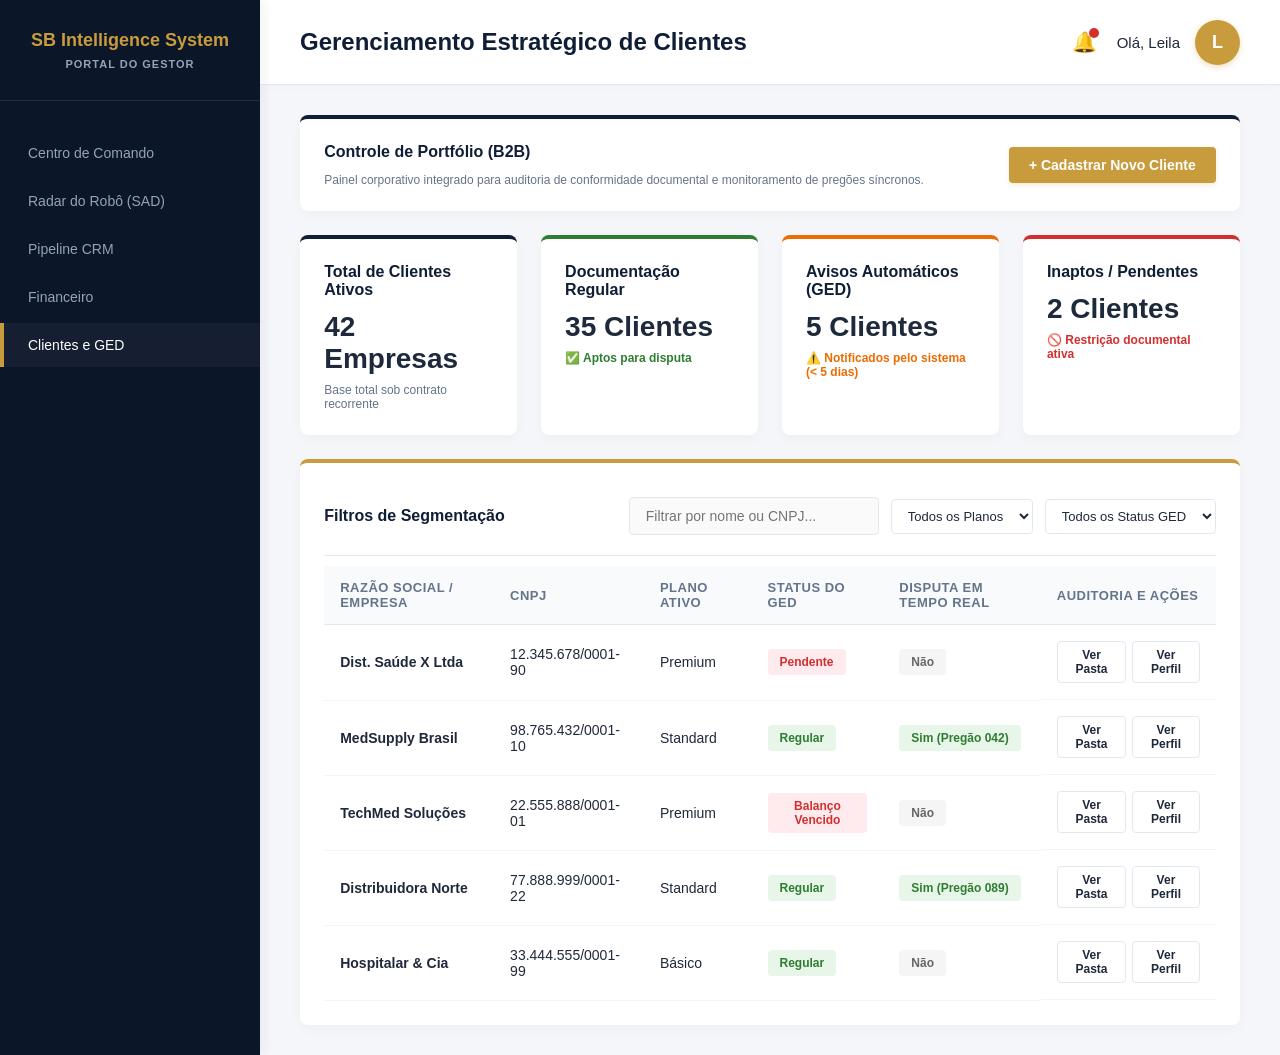
<file: views/gestor/clientes-ged.html>
<!DOCTYPE html>
<html lang="pt-BR">
<head>
    <meta charset="UTF-8">
    <meta name="viewport" content="width=device-width, initial-scale=1.0">
    <title>Clientes e GED | SB Intelligence</title>
    
    <link rel="stylesheet" href="../../assets/css/style.css">
    
    <script src="../../assets/js/clientes.js" defer></script>
</head>
<body>
    <div class="app-container">
        <aside class="sidebar">
            <div class="sidebar-logo">
                <span class="logo-main">SB Intelligence System</span>
                <span class="logo-subtitle">Portal do Gestor</span>
            </div>
            <nav>
                <a href="dashboard-admin.html" class="nav-link">Centro de Comando</a>
                <a href="editais-sugeridos.html" class="nav-link">Radar do Robô (SAD)</a>
                <a href="pipeline-crm.html" class="nav-link">Pipeline CRM</a>
                <a href="financeiro.html" class="nav-link">Financeiro</a>
                <a href="clientes-ged.html" class="nav-link active">Clientes e GED</a>
            </nav>
        </aside>

        <main class="main-wrapper">
            <header class="top-header">
                <div class="header-left">
                    <h2>Gerenciamento Estratégico de Clientes</h2>
                </div>
                <div class="header-right" style="display: flex; align-items: center;">
                    <div class="notification-container" onclick="toggleNotif()">
                        <div class="notification-bell has-notification">🔔</div>
                        <div class="notif-menu" id="notifMenu">
                            <div class="notif-item"><strong>Aviso:</strong> Certidão de TechMed Soluções vence em 2 dias.</div>
                            <div class="notif-item"><strong>Ação:</strong> HospFarm bloqueado por inadimplência.</div>
                        </div>
                    </div>
                    <div class="user-profile">
                        <span>Olá, Leila</span>
                        <div class="avatar">L</div>
                    </div>
                </div>
            </header>

            <section class="container">
                
                <div class="card accent-azul">
                    <div style="display: flex; justify-content: space-between; align-items: center;">
                        <div>
                            <h3 class="card-title">Controle de Portfólio (B2B)</h3>
                            <p class="text-detail">Painel corporativo integrado para auditoria de conformidade documental e monitoramento de pregões síncronos.</p>
                        </div>
                        <button class="btn-novo">+ Cadastrar Novo Cliente</button>
                    </div>
                </div>

                <div class="kpi-grid">
                    <div class="card accent-azul">
                        <h3 class="card-title">Total de Clientes Ativos</h3>
                        <h2>42 Empresas</h2>
                        <p class="text-detail">Base total sob contrato recorrente</p>
                    </div>
                    
                    <div class="card accent-verde">
                        <h3 class="card-title">Documentação Regular</h3>
                        <h2>35 Clientes</h2>
                        <p style="color: var(--sucesso); font-size: 12px; font-weight: 600;">✅ Aptos para disputa</p>
                    </div>
                    
                    <div class="card accent-laranja">
                        <h3 class="card-title">Avisos Automáticos (GED)</h3>
                        <h2>5 Clientes</h2>
                        <p style="color: var(--alerta); font-size: 12px; font-weight: 600;">⚠️ Notificados pelo sistema (&lt; 5 dias)</p>
                    </div>
                    
                    <div class="card accent-vermelho">
                        <h3 class="card-title">Inaptos / Pendentes</h3>
                        <h2>2 Clientes</h2>
                        <p style="color: var(--erro); font-size: 12px; font-weight: 600;">🚫 Restrição documental ativa</p>
                    </div>
                </div>

                <div class="card accent-dourado">
                    <div class="card-header" style="display: flex; justify-content: space-between; align-items: center; padding: 10px 0 20px 0; border-bottom: 1px solid var(--borda);">
                        <h3 class="card-title" style="margin-bottom: 0;">Filtros de Segmentação</h3>
                        
                        <div class="crm-filter-group">
                            <input type="text" class="search-bar" id="searchClient" placeholder="Filtrar por nome ou CNPJ..." style="width: 250px;">
                            <select class="select-filter" id="filterPlan">
                                <option value="">Todos os Planos</option>
                                <option value="Premium">Premium</option>
                                <option value="Standard">Standard</option>
                                <option value="Básico">Básico</option>
                            </select>
                            <select class="select-filter" id="filterStatus">
                                <option value="">Todos os Status GED</option>
                                <option value="Regular">Regular</option>
                                <option value="Pendente">Pendente</option>
                                <option value="Vencido">Vencido</option>
                            </select>
                        </div>
                    </div>

                    <table class="table-base">
                        <thead>
                            <tr>
                                <th>Razão Social / Empresa</th>
                                <th>CNPJ</th>
                                <th>Plano Ativo</th>
                                <th>Status do GED</th>
                                <th>Disputa em Tempo Real</th>
                                <th>Auditoria e Ações</th>
                            </tr>
                        </thead>
                        <tbody id="clientTableBody">
                            <tr>
                                <td><strong>Dist. Saúde X Ltda</strong></td>
                                <td>12.345.678/0001-90</td>
                                <td>Premium</td>
                                <td><span class="badge erro">Pendente</span></td>
                                <td><span class="badge alerta" style="background-color: #f5f5f5; color: #666;">Não</span></td>
                                <td class="btn-action-group">
                                    <button class="btn-table" onclick="alert('Funcionalidade de abrir o GED do cliente em desenvolvimento para o Back-end.')">Ver Pasta</button>
                                    <button class="btn-table">Ver Perfil</button>
                                </td>
                            </tr>
                            <tr>
                                <td><strong>MedSupply Brasil</strong></td>
                                <td>98.765.432/0001-10</td>
                                <td>Standard</td>
                                <td><span class="badge ok">Regular</span></td>
                                <td><span class="badge ok">Sim (Pregão 042)</span></td>
                                <td class="btn-action-group">
                                    <button class="btn-table" onclick="alert('Funcionalidade de abrir o GED do cliente em desenvolvimento para o Back-end.')">Ver Pasta</button>
                                    <button class="btn-table">Ver Perfil</button>
                                </td>
                            </tr>
                            <tr>
                                <td><strong>TechMed Soluções</strong></td>
                                <td>22.555.888/0001-01</td>
                                <td>Premium</td>
                                <td><span class="badge erro">Balanço Vencido</span></td>
                                <td><span class="badge alerta" style="background-color: #f5f5f5; color: #666;">Não</span></td>
                                <td class="btn-action-group">
                                    <button class="btn-table" onclick="alert('Funcionalidade de abrir o GED do cliente em desenvolvimento para o Back-end.')">Ver Pasta</button>
                                    <button class="btn-table">Ver Perfil</button>
                                </td>
                            </tr>
                            <tr>
                                <td><strong>Distribuidora Norte</strong></td>
                                <td>77.888.999/0001-22</td>
                                <td>Standard</td>
                                <td><span class="badge ok">Regular</span></td>
                                <td><span class="badge ok">Sim (Pregão 089)</span></td>
                                <td class="btn-action-group">
                                    <button class="btn-table" onclick="alert('Funcionalidade de abrir o GED do cliente em desenvolvimento para o Back-end.')">Ver Pasta</button>
                                    <button class="btn-table">Ver Perfil</button>
                                </td>
                            </tr>
                            <tr>
                                <td><strong>Hospitalar & Cia</strong></td>
                                <td>33.444.555/0001-99</td>
                                <td>Básico</td>
                                <td><span class="badge ok">Regular</span></td>
                                <td><span class="badge alerta" style="background-color: #f5f5f5; color: #666;">Não</span></td>
                                <td class="btn-action-group">
                                    <button class="btn-table" onclick="alert('Funcionalidade de abrir o GED do cliente em desenvolvimento para o Back-end.')">Ver Pasta</button>
                                    <button class="btn-table">Ver Perfil</button>
                                </td>
                            </tr>
                        </tbody>
                    </table>
                </div>

            </section>
        </main>
    </div>
</body>
</html>
</file>
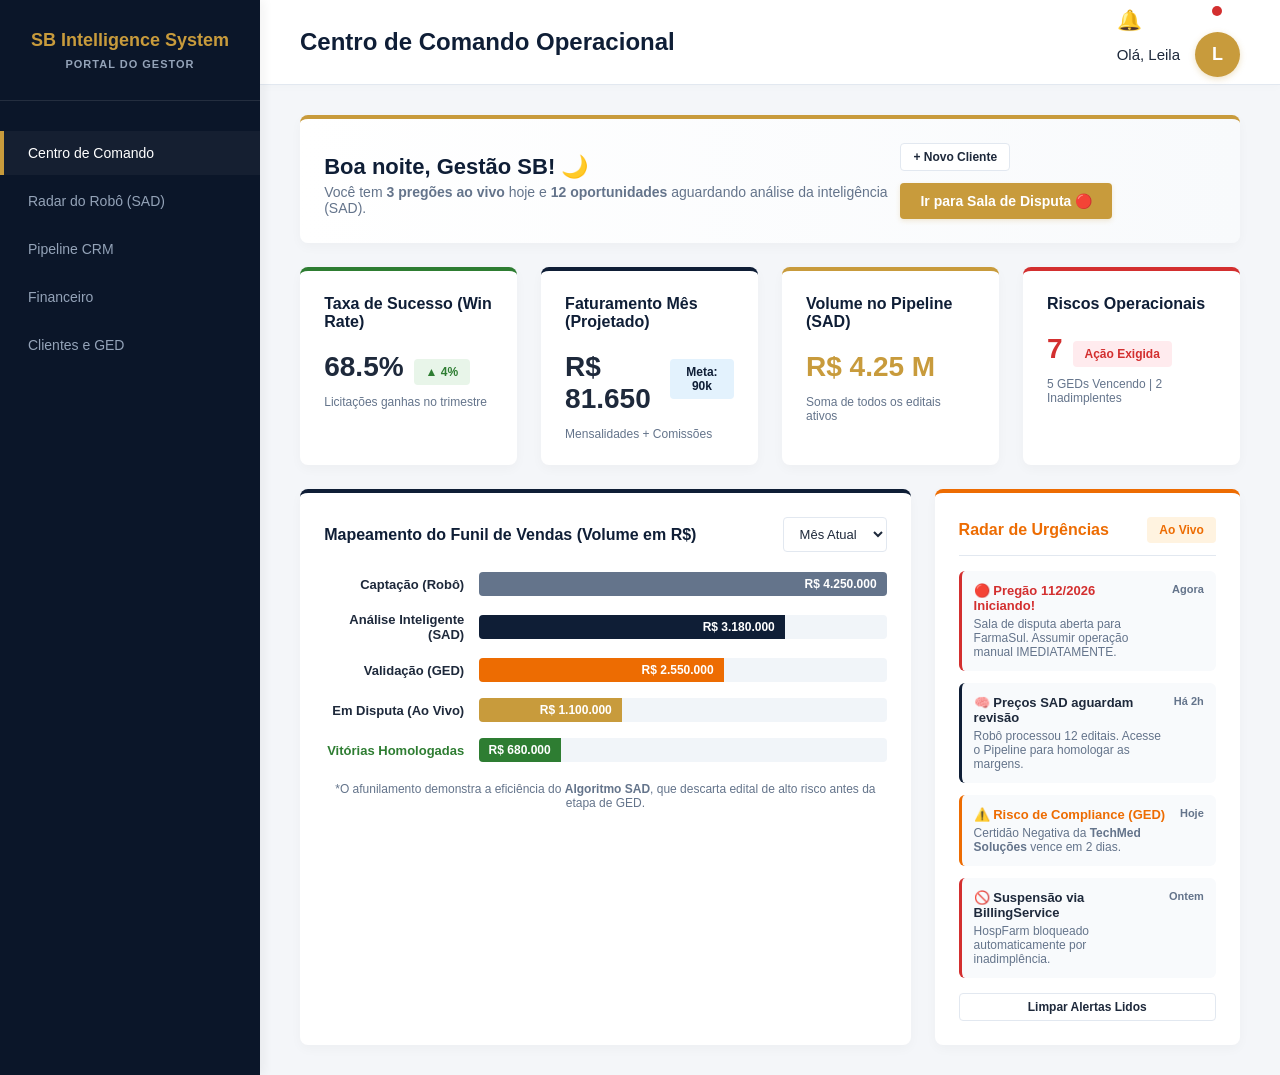
<file: views/gestor/dashboard-admin.html>
<!DOCTYPE html>
<html lang="pt-BR">
<head>
    <meta charset="UTF-8">
    <meta name="viewport" content="width=device-width, initial-scale=1.0">
    <title>Centro de Comando | SB Intelligence</title>
    
    <link rel="stylesheet" href="../../assets/css/style.css">
    
    <script src="../../assets/js/dashboard-admin.js" defer></script>
</head>
<body>
    <div class="app-container">
        <aside class="sidebar">
            <div class="sidebar-logo">
                <span class="logo-main">SB Intelligence System</span>
                <span class="logo-subtitle">Portal do Gestor</span>
            </div>
            <nav>
                <a href="dashboard-admin.html" class="nav-link active">Centro de Comando</a>
                <a href="editais-sugeridos.html" class="nav-link">Radar do Robô (SAD)</a>
                <a href="pipeline-crm.html" class="nav-link">Pipeline CRM</a>
                <a href="financeiro.html" class="nav-link">Financeiro</a>
                <a href="clientes-ged.html" class="nav-link">Clientes e GED</a>
            </nav>
        </aside>

        <main class="main-wrapper">
            <header class="top-header">
                <div class="header-left">
                    <h2>Centro de Comando Operacional</h2>
                </div>
                <div class="header-right">
                    <div class="notification-container" onclick="toggleNotif()">
                        <div class="notification-bell has-notification">🔔</div>
                        <div class="notif-menu" id="notifMenu">
                            <div class="notif-item"><strong>Nova Licitação:</strong> Pregão 112 encontrado!</div>
                            <div class="notif-item"><strong>GED:</strong> Alvará vence em 4 dias.</div>
                            <div class="notif-item"><strong>Financeiro:</strong> Pagamento aprovado.</div>
                        </div>
                    </div>
                    <div class="user-profile"><span>Olá, Leila</span><div class="avatar">L</div></div>
                </div>
            </header>

            <section class="container">
                
                <div class="card accent-dourado" style="background: linear-gradient(to right, #ffffff, #F8FAFC);">
                    <div style="display: flex; justify-content: space-between; align-items: center; width: 100%;">
                        <div>
                            <h2 id="greetingTitle" style="color: var(--azul-principal); font-size: 22px; margin-bottom: 4px;">Olá, Gestão SB!</h2>
                            <p class="text-detail" style="font-size: 14px;">Você tem <strong>3 pregões ao vivo</strong> hoje e <strong>12 oportunidades</strong> aguardando análise da inteligência (SAD).</p>
                        </div>
                        <div class="crm-filter-group">
                            <button class="btn-table" onclick="location.href='clientes-ged.html'">+ Novo Cliente</button>
                            <button class="btn-novo" onclick="location.href='pipeline-crm.html'">Ir para Sala de Disputa 🔴</button>
                        </div>
                    </div>
                </div>

                <div class="kpi-grid">
                    <div class="card accent-verde">
                        <h3 class="card-title">Taxa de Sucesso (Win Rate)</h3>
                        <div style="display: flex; align-items: baseline; gap: 10px;">
                            <h2>68.5%</h2>
                            <span class="badge sucesso">▲ 4%</span>
                        </div>
                        <p class="text-detail">Licitações ganhas no trimestre</p>
                    </div>
                    
                    <div class="card accent-azul">
                        <h3 class="card-title">Faturamento Mês (Projetado)</h3>
                        <div style="display: flex; align-items: baseline; gap: 10px;">
                            <h2>R$ 81.650</h2>
                            <span class="badge" style="background:#E3F2FD; color:var(--azul-principal);">Meta: 90k</span>
                        </div>
                        <p class="text-detail">Mensalidades + Comissões</p>
                    </div>
                    
                    <div class="card accent-dourado">
                        <h3 class="card-title">Volume no Pipeline (SAD)</h3>
                        <div style="display: flex; align-items: baseline; gap: 10px;">
                            <h2 style="color: var(--dourado);">R$ 4.25 M</h2>
                        </div>
                        <p class="text-detail">Soma de todos os editais ativos</p>
                    </div>
                    
                    <div class="card accent-vermelho">
                        <h3 class="card-title">Riscos Operacionais</h3>
                        <div style="display: flex; align-items: baseline; gap: 10px;">
                            <h2 style="color: var(--erro);">7</h2>
                            <span class="badge erro">Ação Exigida</span>
                        </div>
                        <p class="text-detail">5 GEDs Vencendo | 2 Inadimplentes</p>
                    </div>
                </div>

                <div class="dashboard-grid">
                    
                    <div class="card accent-azul">
                        <div style="display: flex; justify-content: space-between; align-items: center; margin-bottom: 20px;">
                            <h3 class="card-title" style="margin: 0;">Mapeamento do Funil de Vendas (Volume em R$)</h3>
                            <select class="select-filter">
                                <option>Mês Atual</option>
                                <option>Trimestre</option>
                            </select>
                        </div>
                        
                        <div class="funnel-container">
                            <div class="funnel-stage">
                                <div class="funnel-label">Captação (Robô)</div>
                                <div class="funnel-bar-wrapper">
                                    <div class="funnel-bar" style="width: 100%; background-color: var(--texto-secundario);">R$ 4.250.000</div>
                                </div>
                            </div>
                            
                            <div class="funnel-stage">
                                <div class="funnel-label">Análise Inteligente (SAD)</div>
                                <div class="funnel-bar-wrapper">
                                    <div class="funnel-bar" style="width: 75%; background-color: var(--azul-principal);">R$ 3.180.000</div>
                                </div>
                            </div>
                            
                            <div class="funnel-stage">
                                <div class="funnel-label">Validação (GED)</div>
                                <div class="funnel-bar-wrapper">
                                    <div class="funnel-bar" style="width: 60%; background-color: var(--alerta);">R$ 2.550.000</div>
                                </div>
                            </div>
                            
                            <div class="funnel-stage">
                                <div class="funnel-label">Em Disputa (Ao Vivo)</div>
                                <div class="funnel-bar-wrapper">
                                    <div class="funnel-bar" style="width: 35%; background-color: var(--dourado);">R$ 1.100.000</div>
                                </div>
                            </div>
                            
                            <div class="funnel-stage">
                                <div class="funnel-label" style="color: var(--sucesso);">Vitórias Homologadas</div>
                                <div class="funnel-bar-wrapper">
                                    <div class="funnel-bar" style="width: 20%; background-color: var(--sucesso);">R$ 680.000</div>
                                </div>
                            </div>
                        </div>

                        <p class="text-detail" style="margin-top: 20px; text-align: center;">
                            *O afunilamento demonstra a eficiência do <strong>Algoritmo SAD</strong>, que descarta edital de alto risco antes da etapa de GED.
                        </p>
                    </div>

                    <div class="card accent-laranja">
                        <div style="display: flex; justify-content: space-between; align-items: center; border-bottom: 1px solid var(--borda); padding-bottom: 12px;">
                            <h3 class="card-title" style="margin: 0; color: var(--alerta);">Radar de Urgências</h3>
                            <span class="badge alerta">Ao Vivo</span>
                        </div>

                        <div class="urgency-list">
                            <div class="urgency-item critical">
                                <div class="urgency-content">
                                    <h4 style="color: var(--erro);">🔴 Pregão 112/2026 Iniciando!</h4>
                                    <p>Sala de disputa aberta para FarmaSul. Assumir operação manual IMEDIATAMENTE.</p>
                                </div>
                                <span class="urgency-time">Agora</span>
                            </div>

                            <div class="urgency-item action">
                                <div class="urgency-content">
                                    <h4>🧠 Preços SAD aguardam revisão</h4>
                                    <p>Robô processou 12 editais. Acesse o Pipeline para homologar as margens.</p>
                                </div>
                                <span class="urgency-time">Há 2h</span>
                            </div>

                            <div class="urgency-item warning">
                                <div class="urgency-content">
                                    <h4 style="color: var(--alerta);">⚠️ Risco de Compliance (GED)</h4>
                                    <p>Certidão Negativa da <strong>TechMed Soluções</strong> vence em 2 dias.</p>
                                </div>
                                <span class="urgency-time">Hoje</span>
                            </div>

                            <div class="urgency-item critical">
                                <div class="urgency-content">
                                    <h4>🚫 Suspensão via BillingService</h4>
                                    <p>HospFarm bloqueado automaticamente por inadimplência.</p>
                                </div>
                                <span class="urgency-time">Ontem</span>
                            </div>
                        </div>

                        <button class="btn-table" style="width: 100%; margin-top: 15px; text-align: center;">Limpar Alertas Lidos</button>
                    </div>
                </div>

            </section>
        </main>
    </div>
</body>
</html>
</file>
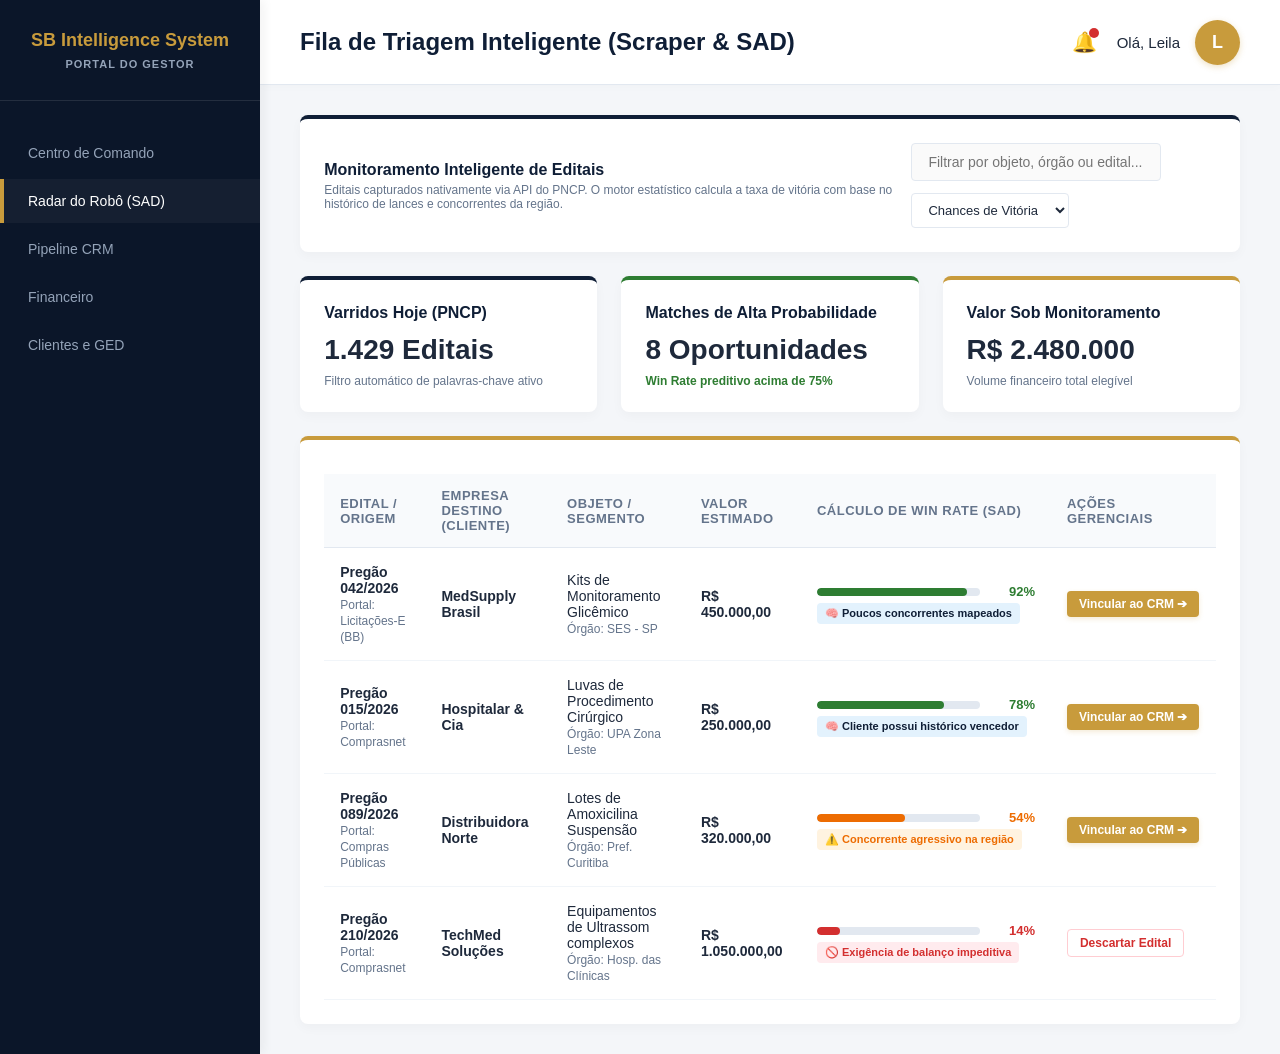
<file: views/gestor/editais-sugeridos.html>
<!DOCTYPE html>
<html lang="pt-BR">
<head>
    <meta charset="UTF-8">
    <meta name="viewport" content="width=device-width, initial-scale=1.0">
    <title>Radar de Editais e Predição | SB Intelligence</title>
    
    <link rel="stylesheet" href="../../assets/css/style.css">
    
    <script src="../../assets/js/radar.js" defer></script>
</head>
<body>
    <div class="app-container">
        <aside class="sidebar">
            <div class="sidebar-logo">
                <span class="logo-main">SB Intelligence System</span>
                <span class="logo-subtitle">Portal do Gestor</span>
            </div>
            <nav> 
                <a href="dashboard-admin.html" class="nav-link">Centro de Comando</a>
                <a href="editais-sugeridos.html" class="nav-link active">Radar do Robô (SAD)</a>
                <a href="pipeline-crm.html" class="nav-link">Pipeline CRM</a>
                <a href="financeiro.html" class="nav-link">Financeiro</a>
                <a href="clientes-ged.html" class="nav-link">Clientes e GED</a>
            </nav>
        </aside>

        <main class="main-wrapper">
            <header class="top-header">
                <div class="header-left">
                    <h2>Fila de Triagem Inteligente (Scraper & SAD)</h2>
                </div>
                <div class="header-right" style="display: flex; align-items: center;">
                    <div class="notification-container" onclick="toggleNotif()">
                        <div class="notification-bell has-notification">🔔</div>
                        <div class="notif-menu" id="notifMenu">
                            <div class="notif-item"><strong>Nova Licitação:</strong> Pregão 112 encontrado!</div>
                            <div class="notif-item"><strong>GED:</strong> Alvará vence em 4 dias.</div>
                            <div class="notif-item"><strong>Financeiro:</strong> Pagamento aprovado.</div>
                        </div>
                    </div>
                    <div class="user-profile"><span>Olá, Leila</span><div class="avatar">L</div></div>
                </div>
            </header>

            <section class="container">
                
                <div class="card accent-azul">
                    <div style="display: flex; justify-content: space-between; align-items: center; width: 100%;">
                        <div>
                            <h3 class="card-title" style="margin-bottom: 4px;">Monitoramento Inteligente de Editais</h3>
                            <p class="text-detail">Editais capturados nativamente via API do PNCP. O motor estatístico calcula a taxa de vitória com base no histórico de lances e concorrentes da região.</p>
                        </div>
                        <div class="crm-filter-group">
                            <input type="text" class="search-bar" id="searchEditais" placeholder="Filtrar por objeto, órgão ou edital..." style="width: 250px;">
                            <select class="select-filter" id="filterMatch">
                                <option value="">Chances de Vitória</option>
                                <option value="Alta">Alta (> 70%)</option>
                                <option value="Média">Média (40% - 70%)</option>
                                <option value="Baixa">Baixa (< 40%)</option>
                            </select>
                        </div>
                    </div>
                </div>

                <div class="kpi-grid">
                    <div class="card accent-azul">
                        <h3 class="card-title">Varridos Hoje (PNCP)</h3>
                        <h2>1.429 Editais</h2>
                        <p class="text-detail">Filtro automático de palavras-chave ativo</p>
                    </div>
                    <div class="card accent-verde">
                        <h3 class="card-title">Matches de Alta Probabilidade</h3>
                        <h2>8 Oportunidades</h2>
                        <p class="text-detail" style="color: var(--sucesso); font-weight: 600;">Win Rate preditivo acima de 75%</p>
                    </div>
                    <div class="card accent-dourado">
                        <h3 class="card-title">Valor Sob Monitoramento</h3>
                        <h2>R$ 2.480.000</h2>
                        <p class="text-detail">Volume financeiro total elegível</p>
                    </div>
                </div>

                <div class="card accent-dourado">
                    <table class="table-base">
                        <thead>
                            <tr>
                                <th>Edital / Origem</th>
                                <th>Empresa Destino (Cliente)</th>
                                <th>Objeto / Segmento</th>
                                <th>Valor Estimado</th>
                                <th style="width: 250px;">Cálculo de Win Rate (SAD)</th>
                                <th>Ações Gerenciais</th>
                            </tr>
                        </thead>
                        <tbody id="editaisTableBody">
                            
                            <tr data-match="Alta">
                                <td>
                                    <strong>Pregão 042/2026</strong><br>
                                    <span class="text-detail">Portal: Licitações-E (BB)</span>
                                </td>
                                <td><strong>MedSupply Brasil</strong></td>
                                <td>Kits de Monitoramento Glicêmico<br><span class="text-detail">Órgão: SES - SP</span></td>
                                <td style="font-weight: 600;">R$ 450.000,00</td>
                                <td>
                                    <div class="win-rate-container">
                                        <div class="progress-bar-bg">
                                            <div class="progress-bar-fill rate-high" style="width: 92%;"></div>
                                        </div>
                                        <span class="rate-text" style="color: var(--sucesso);">92%</span>
                                    </div>
                                    <span class="ai-badge">🧠 Poucos concorrentes mapeados</span>
                                </td>
                                <td>
                                    <button class="btn-novo" style="padding: 6px 12px; font-size: 12px;" onclick="vincularCRM(this, 'ED-042')">Vincular ao CRM ➔</button>
                                </td>
                            </tr>

                            <tr data-match="Alta">
                                <td>
                                    <strong>Pregão 015/2026</strong><br>
                                    <span class="text-detail">Portal: Comprasnet</span>
                                </td>
                                <td><strong>Hospitalar & Cia</strong></td>
                                <td>Luvas de Procedimento Cirúrgico<br><span class="text-detail">Órgão: UPA Zona Leste</span></td>
                                <td style="font-weight: 600;">R$ 250.000,00</td>
                                <td>
                                    <div class="win-rate-container">
                                        <div class="progress-bar-bg">
                                            <div class="progress-bar-fill rate-high" style="width: 78%;"></div>
                                        </div>
                                        <span class="rate-text" style="color: var(--sucesso);">78%</span>
                                    </div>
                                    <span class="ai-badge">🧠 Cliente possui histórico vencedor</span>
                                </td>
                                <td>
                                    <button class="btn-novo" style="padding: 6px 12px; font-size: 12px;" onclick="vincularCRM(this, 'ED-015')">Vincular ao CRM ➔</button>
                                </td>
                            </tr>

                            <tr data-match="Média">
                                <td>
                                    <strong>Pregão 089/2026</strong><br>
                                    <span class="text-detail">Portal: Compras Públicas</span>
                                </td>
                                <td><strong>Distribuidora Norte</strong></td>
                                <td>Lotes de Amoxicilina Suspensão<br><span class="text-detail">Órgão: Pref. Curitiba</span></td>
                                <td style="font-weight: 600;">R$ 320.000,00</td>
                                <td>
                                    <div class="win-rate-container">
                                        <div class="progress-bar-bg">
                                            <div class="progress-bar-fill rate-medium" style="width: 54%;"></div>
                                        </div>
                                        <span class="rate-text" style="color: var(--alerta);">54%</span>
                                    </div>
                                    <span class="ai-badge" style="background-color: #FFF3E0; color: var(--alerta);">⚠️ Concorrente agressivo na região</span>
                                </td>
                                <td>
                                    <button class="btn-novo" style="padding: 6px 12px; font-size: 12px;" onclick="vincularCRM(this, 'ED-089')">Vincular ao CRM ➔</button>
                                </td>
                            </tr>

                            <tr data-match="Baixa">
                                <td>
                                    <strong>Pregão 210/2026</strong><br>
                                    <span class="text-detail">Portal: Comprasnet</span>
                                </td>
                                <td><strong>TechMed Soluções</strong></td>
                                <td>Equipamentos de Ultrassom complexos<br><span class="text-detail">Órgão: Hosp. das Clínicas</span></td>
                                <td style="font-weight: 600;">R$ 1.050.000,00</td>
                                <td>
                                    <div class="win-rate-container">
                                        <div class="progress-bar-bg">
                                            <div class="progress-bar-fill rate-low" style="width: 14%;"></div>
                                        </div>
                                        <span class="rate-text" style="color: var(--erro);">14%</span>
                                    </div>
                                    <span class="ai-badge" style="background-color: #FFEBEE; color: var(--erro);">🚫 Exigência de balanço impeditiva</span>
                                </td>
                                <td>
                                    <button class="btn-table" style="color: var(--erro); border-color: #FFCDD2;" onclick="descartarEdital(this)">Descartar Edital</button>
                                </td>
                            </tr>

                        </tbody>
                    </table>
                </div>

            </section>
        </main>
    </div>
</body>
</html>
</file>
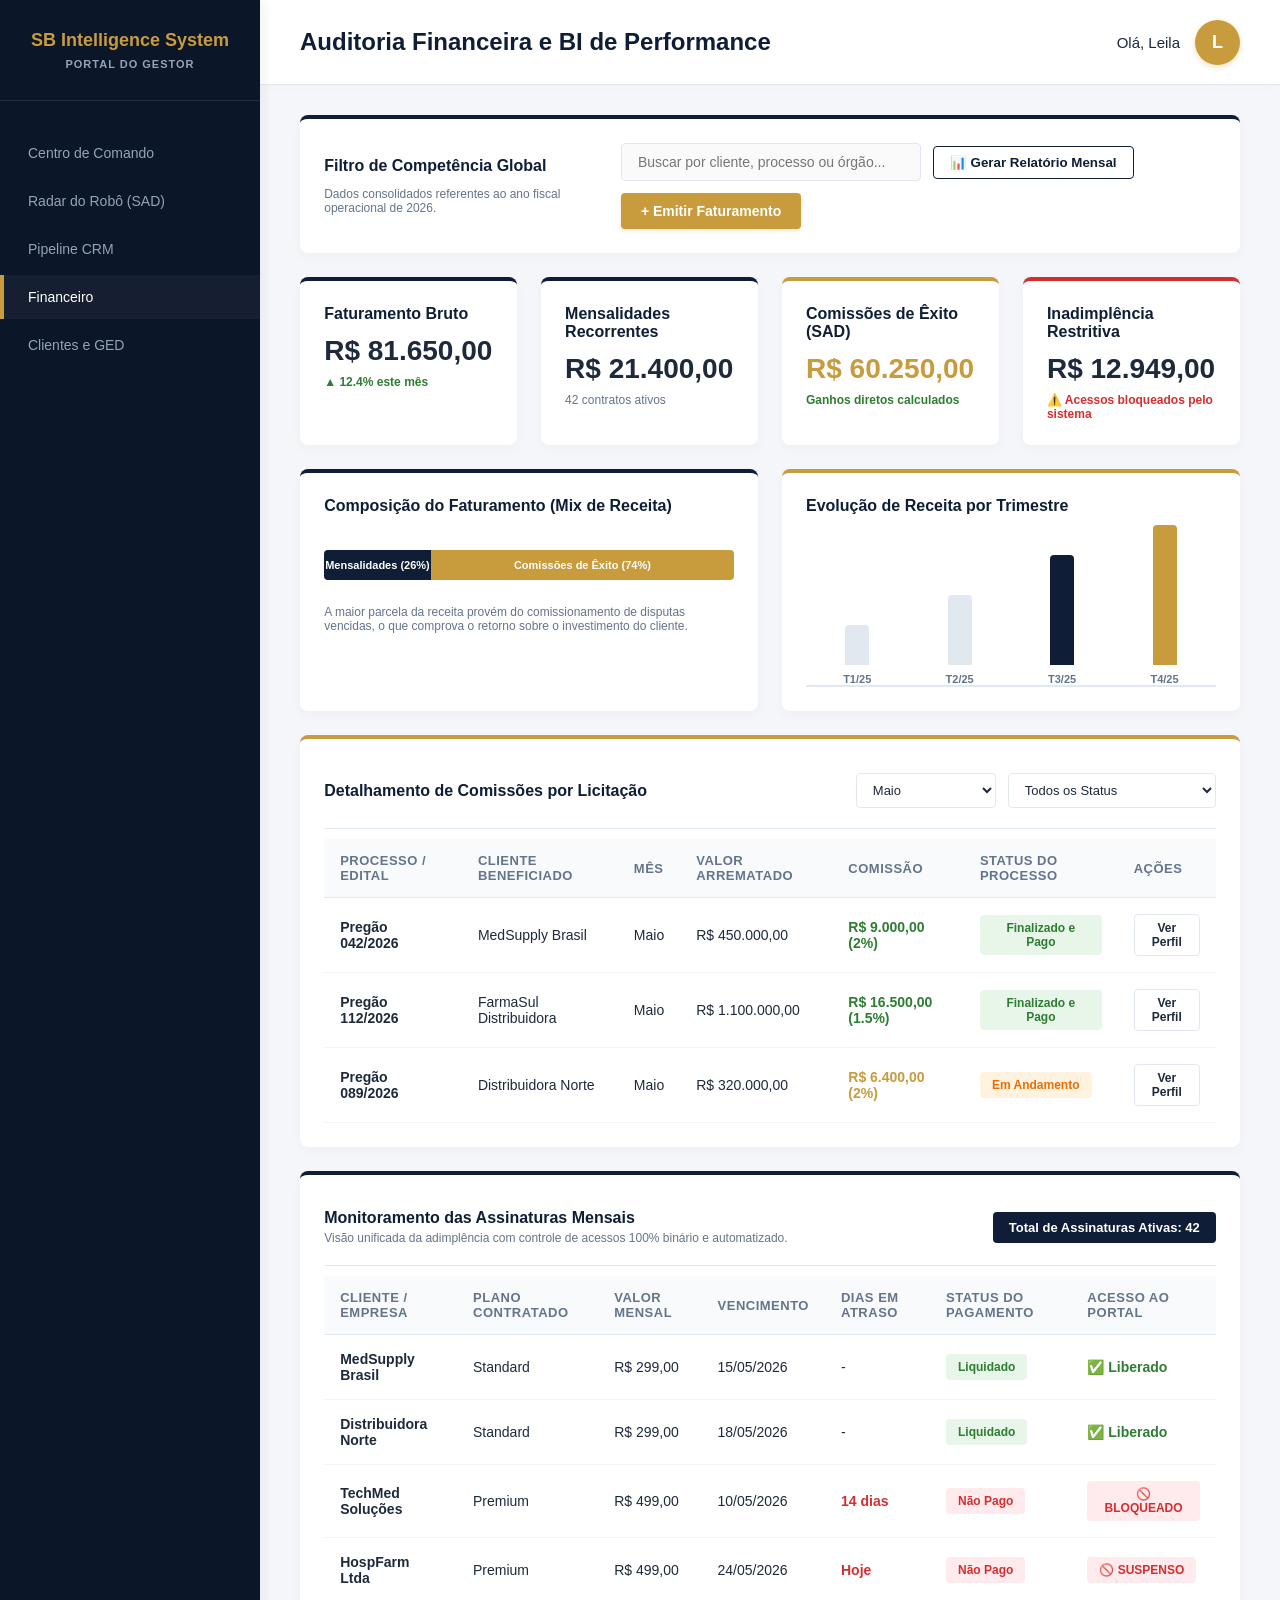
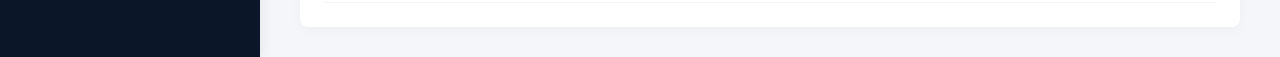
<file: views/gestor/financeiro.html>
<!DOCTYPE html>
<html lang="pt-BR">
<head>
    <meta charset="UTF-8">
    <meta name="viewport" content="width=device-width, initial-scale=1.0">
    <title>Gestão Financeira e BI | SB Intelligence</title>
    
    <link rel="stylesheet" href="../../assets/css/style.css">
    
    <script src="../../assets/js/financeiro.js" defer></script>
</head>
<body>
    <div class="app-container">
        <aside class="sidebar">
            <div class="sidebar-logo">
                <span class="logo-main">SB Intelligence System</span>
                <span class="logo-subtitle">Portal do Gestor</span>
            </div>
            <nav>
                <a href="dashboard-admin.html" class="nav-link">Centro de Comando</a>
                <a href="editais-sugeridos.html" class="nav-link">Radar do Robô (SAD)</a>
                <a href="pipeline-crm.html" class="nav-link">Pipeline CRM</a>
                <a href="financeiro.html" class="nav-link active">Financeiro</a>
                <a href="clientes-ged.html" class="nav-link">Clientes e GED</a>
            </nav>
        </aside>

        <main class="main-wrapper">
            <header class="top-header">
                <div class="header-left">
                    <h2>Auditoria Financeira e BI de Performance</h2>
                </div>
                <div class="header-right">
                    <div class="user-profile">
                        <span>Olá, Leila</span>
                        <div class="avatar">L</div>
                    </div>
                </div>
            </header>

            <section class="container">
                
                <div class="card accent-azul">
                    <div style="display: flex; justify-content: space-between; align-items: center; width: 100%;">
                        <div>
                            <h3 class="card-title">Filtro de Competência Global</h3>
                            <p class="text-detail">Dados consolidados referentes ao ano fiscal operacional de 2026.</p>
                        </div>
                        <div class="crm-filter-group">
                            <input type="text" class="search-bar" id="searchFinance" placeholder="Buscar por cliente, processo ou órgão..." style="width: 300px;">
                            <button class="btn-relatorio" onclick="alert('Gerando Relatório Financeiro Consolidado (PDF)...')">📊 Gerar Relatório Mensal</button>
                            <button class="btn-novo">+ Emitir Faturamento</button>
                        </div>
                    </div>
                </div>

                <div class="kpi-grid">
                    <div class="card accent-azul">
                        <h3 class="card-title">Faturamento Bruto</h3>
                        <h2>R$ 81.650,00</h2>
                        <p style="color: var(--sucesso); font-size: 12px; font-weight: 600;">▲ 12.4% este mês</p>
                    </div>
                    <div class="card accent-azul">
                        <h3 class="card-title">Mensalidades Recorrentes</h3>
                        <h2>R$ 21.400,00</h2>
                        <p class="text-detail">42 contratos ativos</p>
                    </div>
                    <div class="card accent-dourado">
                        <h3 class="card-title">Comissões de Êxito (SAD)</h3>
                        <h2 style="color: var(--dourado);">R$ 60.250,00</h2>
                        <p style="color: var(--sucesso); font-size: 12px; font-weight: 600;">Ganhos diretos calculados</p>
                    </div>
                    <div class="card accent-vermelho">
                        <h3 class="card-title">Inadimplência Restritiva</h3>
                        <h2>R$ 12.949,00</h2>
                        <p style="color: var(--erro); font-size: 12px; font-weight: 600;">⚠️ Acessos bloqueados pelo sistema</p>
                    </div>
                </div>

                <div class="finance-grid-split">
                    <div class="card accent-azul">
                        <h3 class="card-title">Composição do Faturamento (Mix de Receita)</h3>
                        <div style="display: flex; height: 30px; border-radius: 4px; overflow: hidden; margin: 35px 0 25px 0;">
                            <div style="width: 26%; background-color: var(--azul-principal); display: flex; align-items: center; justify-content: center; color: white; font-size: 11px; font-weight: bold;">Mensalidades (26%)</div>
                            <div style="width: 74%; background-color: var(--dourado); display: flex; align-items: center; justify-content: center; color: white; font-size: 11px; font-weight: bold;">Comissões de Êxito (74%)</div>
                        </div>
                        <p class="text-detail">A maior parcela da receita provém do comissionamento de disputas vencidas, o que comprova o retorno sobre o investimento do cliente.</p>
                    </div>

                    <div class="card accent-dourado">
                        <h3 class="card-title">Evolução de Receita por Trimestre</h3>
                        <div class="chart-bar-vertical">
                            <div class="bar-group"><div class="bar" style="height: 40px; background-color: var(--borda);"></div><span class="bar-label">T1/25</span></div>
                            <div class="bar-group"><div class="bar" style="height: 70px; background-color: var(--borda);"></div><span class="bar-label">T2/25</span></div>
                            <div class="bar-group"><div class="bar" style="height: 110px; background-color: var(--azul-principal);"></div><span class="bar-label">T3/25</span></div>
                            <div class="bar-group"><div class="bar" style="height: 140px; background-color: var(--dourado);"></div><span class="bar-label">T4/25</span></div>
                        </div>
                    </div>
                </div>

                <div class="card accent-dourado">
                    <div class="card-header" style="display: flex; justify-content: space-between; align-items: center; padding: 10px 0 20px 0; border-bottom: 1px solid var(--borda);">
                        <h3 class="card-title" style="margin-bottom: 0;">Detalhamento de Comissões por Licitação</h3>
                        
                        <div class="crm-filter-group">
                            <select class="select-filter" id="filterMonth">
                                <option value="">Todos os Meses</option>
                                <option value="Janeiro">Janeiro</option>
                                <option value="Fevereiro">Fevereiro</option>
                                <option value="Março">Março</option>
                                <option value="Abril">Abril</option>
                                <option value="Maio" selected>Maio</option>
                            </select>
                            <select class="select-filter" id="filterStatus">
                                <option value="">Todos os Status</option>
                                <option value="Finalizado e Pago">Processo Finalizado e Pago</option>
                                <option value="Em Andamento">Processo em Andamento</option>
                            </select>
                        </div>
                    </div>

                    <table class="table-base">
                        <thead>
                            <tr>
                                <th>Processo / Edital</th>
                                <th>Cliente Beneficiado</th>
                                <th>Mês</th>
                                <th>Valor Arrematado</th>
                                <th>Comissão</th>
                                <th>Status do Processo</th>
                                <th>Ações</th>
                            </tr>
                        </thead>
                        <tbody id="commissionTableBody">
                            <tr>
                                <td><strong>Pregão 042/2026</strong></td>
                                <td>MedSupply Brasil</td>
                                <td>Maio</td>
                                <td>R$ 450.000,00</td>
                                <td style="color: var(--sucesso); font-weight: 700;">R$ 9.000,00 (2%)</td>
                                <td><span class="badge ok">Finalizado e Pago</span></td>
                                <td><button class="btn-table" onclick="location.href='clientes-ged.html'">Ver Perfil</button></td>
                            </tr>
                            <tr>
                                <td><strong>Pregão 112/2026</strong></td>
                                <td>FarmaSul Distribuidora</td>
                                <td>Maio</td>
                                <td>R$ 1.100.000,00</td>
                                <td style="color: var(--sucesso); font-weight: 700;">R$ 16.500,00 (1.5%)</td>
                                <td><span class="badge ok">Finalizado e Pago</span></td>
                                <td><button class="btn-table" onclick="location.href='clientes-ged.html'">Ver Perfil</button></td>
                            </tr>
                            <tr>
                                <td><strong>Pregão 089/2026</strong></td>
                                <td>Distribuidora Norte</td>
                                <td>Maio</td>
                                <td>R$ 320.000,00</td>
                                <td style="color: var(--dourado); font-weight: 700;">R$ 6.400,00 (2%)</td>
                                <td><span class="badge alerta">Em Andamento</span></td>
                                <td><button class="btn-table" onclick="location.href='clientes-ged.html'">Ver Perfil</button></td>
                            </tr>
                        </tbody>
                    </table>
                </div>

                <div class="card accent-azul">
                    <div class="card-header" style="display: flex; justify-content: space-between; align-items: center; padding: 10px 0 20px 0; border-bottom: 1px solid var(--borda);">
                        <div>
                            <h3 class="card-title" style="margin-bottom: 4px;">Monitoramento das Assinaturas Mensais</h3>
                            <p class="text-detail">Visão unificada da adimplência com controle de acessos 100% binário e automatizado.</p>
                        </div>
                        <span class="badge ok" style="background-color: var(--azul-principal); color: white; font-size: 13px; padding: 8px 16px;">
                            Total de Assinaturas Ativas: 42
                        </span>
                    </div>

                    <table class="table-base">
                        <thead>
                            <tr>
                                <th>Cliente / Empresa</th>
                                <th>Plano Contratado</th>
                                <th>Valor Mensal</th>
                                <th>Vencimento</th>
                                <th>Dias em Atraso</th>
                                <th>Status do Pagamento</th>
                                <th>Acesso ao Portal</th>
                            </tr>
                        </thead>
                        <tbody id="subscriptionTableBody">
                            <tr>
                                <td><strong>MedSupply Brasil</strong></td>
                                <td>Standard</td>
                                <td>R$ 299,00</td>
                                <td>15/05/2026</td>
                                <td>-</td>
                                <td><span class="badge ok">Liquidado</span></td>
                                <td><span style="color: var(--sucesso); font-weight: 600;">✅ Liberado</span></td>
                            </tr>
                            <tr>
                                <td><strong>Distribuidora Norte</strong></td>
                                <td>Standard</td>
                                <td>R$ 299,00</td>
                                <td>18/05/2026</td>
                                <td>-</td>
                                <td><span class="badge ok">Liquidado</span></td>
                                <td><span style="color: var(--sucesso); font-weight: 600;">✅ Liberado</span></td>
                            </tr>
                            <tr>
                                <td><strong>TechMed Soluções</strong></td>
                                <td>Premium</td>
                                <td>R$ 499,00</td>
                                <td>10/05/2026</td>
                                <td style="color: var(--erro); font-weight: bold;">14 dias</td>
                                <td><span class="badge erro">Não Pago</span></td>
                                <td><span class="badge erro">🚫 BLOQUEADO</span></td>
                            </tr>
                            <tr>
                                <td><strong>HospFarm Ltda</strong></td>
                                <td>Premium</td>
                                <td>R$ 499,00</td>
                                <td>24/05/2026</td>
                                <td style="color: var(--erro); font-weight: bold;">Hoje</td>
                                <td><span class="badge erro">Não Pago</span></td>
                                <td><span class="badge erro">🚫 SUSPENSO</span></td>
                            </tr>
                        </tbody>
                    </table>
                </div>

            </section>
        </main>
    </div>
</body>
</html>
</file>
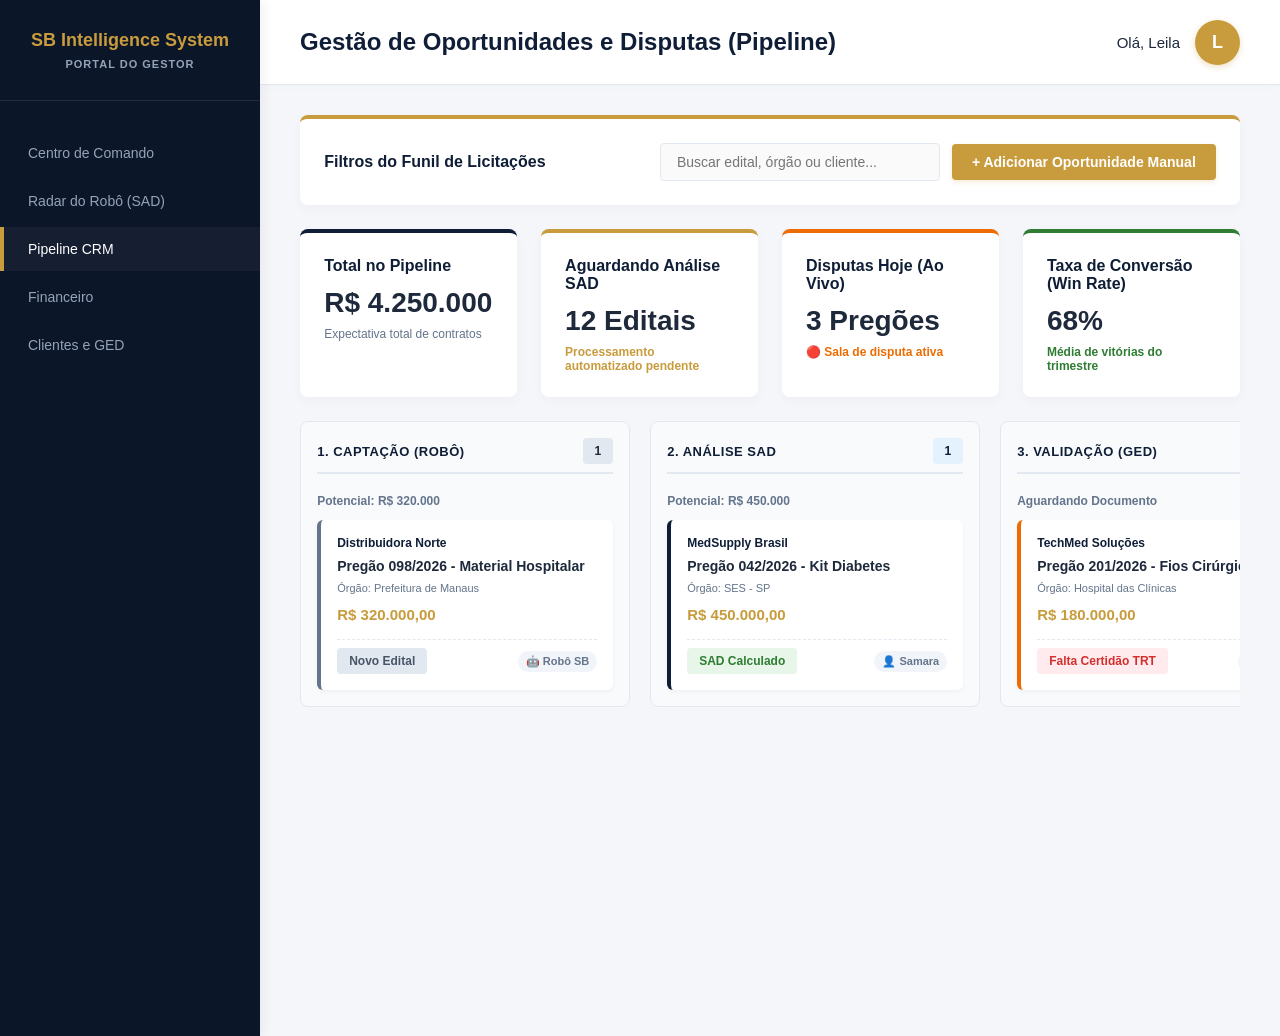
<file: views/gestor/pipeline-crm.html>
<!DOCTYPE html>
<html lang="pt-BR">
<head>
    <meta charset="UTF-8">
    <meta name="viewport" content="width=device-width, initial-scale=1.0">
    <title>Pipeline CRM | SB Intelligence</title>
    
    <link rel="stylesheet" href="../../assets/css/style.css">
    
    <script src="../../assets/js/pipeline.js" defer></script>
</head>
<body>
    <div class="app-container">
        <aside class="sidebar">
            <div class="sidebar-logo">
                <span class="logo-main">SB Intelligence System</span>
                <span class="logo-subtitle">Portal do Gestor</span>
            </div>
            <nav>
                <a href="dashboard-admin.html" class="nav-link">Centro de Comando</a>
                <a href="editais-sugeridos.html" class="nav-link">Radar do Robô (SAD)</a>
                <a href="pipeline-crm.html" class="nav-link active">Pipeline CRM</a>
                <a href="financeiro.html" class="nav-link">Financeiro</a>
                <a href="clientes-ged.html" class="nav-link">Clientes e GED</a>
            </nav>
        </aside>

        <main class="main-wrapper">
            <header class="top-header">
                <div class="header-left">
                    <h2>Gestão de Oportunidades e Disputas (Pipeline)</h2>
                </div>
                <div class="header-right">
                    <div class="user-profile"><span>Olá, Leila</span><div class="avatar">L</div></div>
                </div>
            </header>

            <section class="container">
                <div class="card accent-dourado">
                    <div style="display: flex; justify-content: space-between; align-items: center; width: 100%;">
                        <h3 class="card-title" style="margin-bottom: 0;">Filtros do Funil de Licitações</h3>
                        <div class="crm-filter-group">
                            <input type="text" class="search-bar" id="searchKanban" placeholder="Buscar edital, órgão ou cliente..." style="width: 280px;">
                            <button class="btn-novo">+ Adicionar Oportunidade Manual</button>
                        </div>
                    </div>
                </div>

                <div class="kpi-grid">
                    <div class="card accent-azul">
                        <h3 class="card-title">Total no Pipeline</h3>
                        <h2>R$ 4.250.000</h2>
                        <p class="text-detail">Expectativa total de contratos</p>
                    </div>
                    <div class="card accent-dourado">
                        <h3 class="card-title">Aguardando Análise SAD</h3>
                        <h2>12 Editais</h2>
                        <p class="text-detail" style="color: var(--dourado); font-weight:600;">Processamento automatizado pendente</p>
                    </div>
                    <div class="card accent-laranja">
                        <h3 class="card-title">Disputas Hoje (Ao Vivo)</h3>
                        <h2>3 Pregões</h2>
                        <p class="text-detail" style="color: var(--alerta); font-weight:600;">🔴 Sala de disputa ativa</p>
                    </div>
                    <div class="card accent-verde">
                        <h3 class="card-title">Taxa de Conversão (Win Rate)</h3>
                        <h2>68%</h2>
                        <p class="text-detail" style="color: var(--sucesso); font-weight:600;">Média de vitórias do trimestre</p>
                    </div>
                </div>

                <div class="kanban-board">
                    
                    <div class="kanban-column" data-stage="Captação">
                        <div class="kanban-header">
                            <span class="kanban-title">1. Captação (Robô)</span>
                            <span class="badge" style="background: var(--borda);">1</span>
                        </div>
                        <div class="kanban-value">Potencial: R$ 320.000</div>
                        
                        <div class="kanban-card card-robo" onclick="openModal(this)" 
                             data-id="ED-980" 
                             data-portal="Portal de Compras Governamentais (Comprasnet)"
                             data-objeto="Aquisição de Insumos Descartáveis Hospitalares"
                             data-abertura="10/06/2026 às 09:00"
                             data-regime="Menor Preço por Item"
                             data-operador="🤖 Integração Automática">
                            <div class="k-card-client">Distribuidora Norte</div>
                            <div class="k-card-title">Pregão 098/2026 - Material Hospitalar</div>
                            <div class="k-card-org">Órgão: Prefeitura de Manaus</div>
                            <div class="k-card-value">R$ 320.000,00</div>
                            <div class="k-card-footer">
                                <span class="badge" style="background: #E2E8F0; color: #475569;">Novo Edital</span>
                                <span class="k-card-operator">🤖 Robô SB</span>
                            </div>
                        </div>
                    </div>

                    <div class="kanban-column" data-stage="Análise SAD">
                        <div class="kanban-header">
                            <span class="kanban-title">2. Análise SAD</span>
                            <span class="badge" style="background: #E3F2FD; color: var(--azul-principal);">1</span>
                        </div>
                        <div class="kanban-value">Potencial: R$ 450.000</div>
                        
                        <div class="kanban-card card-sad" onclick="openModal(this)" 
                             data-id="ED-042" 
                             data-portal="Licitações-E Banco do Brasil"
                             data-objeto="Registro de Preço para Kits de Monitoramento Glicêmico"
                             data-abertura="02/06/2026 às 14:00"
                             data-regime="Menor Preço Global"
                             data-sad-prob="92%" 
                             data-sad-preco="R$ 42,50/unidade"
                             data-operador="👤 Samara (Consultora)">
                            <div class="k-card-client">MedSupply Brasil</div>
                            <div class="k-card-title">Pregão 042/2026 - Kit Diabetes</div>
                            <div class="k-card-org">Órgão: SES - SP</div>
                            <div class="k-card-value">R$ 450.000,00</div>
                            <div class="k-card-footer">
                                <span class="badge ok">SAD Calculado</span>
                                <span class="k-card-operator">👤 Samara</span>
                            </div>
                        </div>
                    </div>

                    <div class="kanban-column" data-stage="Validação GED">
                        <div class="kanban-header">
                            <span class="kanban-title">3. Validação (GED)</span>
                            <span class="badge" style="background: #FFF3E0; color: var(--alerta);">1</span>
                        </div>
                        <div class="kanban-value">Aguardando Documento</div>
                        
                        <div class="kanban-card card-disputa" onclick="openModal(this)" 
                             data-id="ED-201" 
                             data-portal="Portal BEC (Bolsa Eletrônica de Compras)"
                             data-objeto="Fornecimento de Fios Cirúrgicos Agulhados"
                             data-abertura="08/06/2026 às 10:30"
                             data-regime="Menor Preço por Lote"
                             data-operador="👤 João (Compliance)">
                            <div class="k-card-client">TechMed Soluções</div>
                            <div class="k-card-title">Pregão 201/2026 - Fios Cirúrgicos</div>
                            <div class="k-card-org">Órgão: Hospital das Clínicas</div>
                            <div class="k-card-value">R$ 180.000,00</div>
                            <div class="k-card-footer">
                                <span class="badge erro">Falta Certidão TRT</span>
                                <span class="k-card-operator">👤 João</span>
                            </div>
                        </div>
                    </div>

                    <div class="kanban-column" data-stage="Sala de Disputa" style="border: 2px solid var(--dourado); background-color: #FFFAED;">
                        <div class="kanban-header">
                            <span class="kanban-title" style="color: var(--dourado);">4. Em Disputa 🔴</span>
                            <span class="badge" style="background: #FFF8E1; color: var(--dourado);">1</span>
                        </div>
                        <div class="kanban-value">Ao Vivo: R$ 1.100.000</div>
                        
                        <div class="kanban-card card-ganho" onclick="openModal(this)" 
                             data-id="ED-112" 
                             data-portal="Portal de Compras Públicas"
                             data-objeto="Aquisição de Amoxicilina + Clavulanato suspensão oral"
                             data-abertura="24/05/2026 às 14:00"
                             data-regime="Menor Preço por Item"
                             data-operador="👤 Samara (Consultora)">
                            <div class="k-card-client">FarmaSul Distribuidora</div>
                            <div class="k-card-title">Pregão 112/2026 - Amoxicilina</div>
                            <div class="k-card-org">Órgão: Prefeitura de Curitiba</div>
                            <div class="k-card-value">R$ 1.100.000,00</div>
                            <div class="k-card-footer">
                                <span class="badge sucesso">1º Lugar Provisório</span>
                                <span class="k-card-operator">👤 Samara</span>
                            </div>
                        </div>
                    </div>

                    <div class="kanban-column" data-stage="Vitória Homologada">
                        <div class="kanban-header">
                            <span class="kanban-title" style="color: var(--sucesso);">5. Vitória (Ganho)</span>
                            <span class="badge ok">1</span>
                        </div>
                        <div class="kanban-value">Faturado: R$ 5.000,00</div>
                        
                        <div class="kanban-card card-ganho" onclick="openModal(this)" 
                             data-id="ED-015" 
                             data-portal="Comprasnet"
                             data-objeto="Registro de Preços de Luvas de Procedimento Não Cirúrgico"
                             data-abertura="15/05/2026"
                             data-regime="Menor Preço por Lote"
                             data-operador="👤 Leila (Diretoria)">
                            <div class="k-card-client">Hospitalar & Cia</div>
                            <div class="k-card-title">Pregão 015/2026 - Luvas de Proc.</div>
                            <div class="k-card-org">Órgão: UPA Zona Leste</div>
                            <div class="k-card-value">R$ 250.000,00</div>
                            <div class="k-card-footer">
                                <span class="badge ok">Homologado</span>
                                <span class="k-card-operator">👤 Leila</span>
                            </div>
                        </div>
                    </div>

                </div>
            </section>
        </main>
    </div>

    <div id="kanbanModal" class="modal-overlay" onclick="closeModal(event)">
        <div class="modal-container" onclick="event.stopPropagation()">
            <div class="modal-header">
                <div>
                    <span id="mId" class="badge" style="background:#ECEFF1; color:#37474F; margin-bottom: 6px;">ID</span>
                    <h2 id="mTitle" style="font-size: 18px; color: var(--azul-principal);">Título da Licitação</h2>
                    <p id="mClient" class="text-detail" style="font-weight: 700; color: var(--dourado);">Cliente</p>
                </div>
                <button class="modal-close-btn" onclick="document.getElementById('kanbanModal').classList.remove('active')">✕</button>
            </div>
            
            <div>
                <span class="modal-section-title">Resumo Estruturado do Edital</span>
                <table class="modal-summary-table">
                    <tr>
                        <td class="label">Órgão Licitante</td>
                        <td id="mOrg">Carregando...</td>
                    </tr>
                    <tr>
                        <td class="label">Portal de Origem</td>
                        <td id="mPortal" style="color: var(--azul-principal); font-weight: 500;">Carregando...</td>
                    </tr>
                    <tr>
                        <td class="label">Objeto do Edital</td>
                        <td id="mObjeto">Carregando...</td>
                    </tr>
                    <tr>
                        <td class="label">Data de Abertura</td>
                        <td id="mAbertura" style="font-weight: 600;">Carregando...</td>
                    </tr>
                    <tr>
                        <td class="label">Regime de Julgamento</td>
                        <td id="mRegime">Carregando...</td>
                    </tr>
                    <tr>
                        <td class="label">Valor Estimado</td>
                        <td id="mValue" style="font-weight: 700; color: var(--dourado);">R$ 0,00</td>
                    </tr>
                </table>
            </div>

            <div style="display: flex; gap: 12px; background-color: #F8FAFC; padding: 12px; border-radius: 6px; border: 1px dashed var(--borda);">
                <div style="flex: 1;">
                    <span class="modal-section-title" style="font-size: 11px;">Links de Auditoria Externa</span>
                    <div style="display: flex; gap: 10px; margin-top: 6px;">
                        <button class="btn-table" style="flex: 1; text-align: center;" onclick="alert('Redirecionando para o portal eletrônico de origem onde o Robô SB capturou os dados...')">🔗 Ir para Site de Origem</button>
                        <button class="btn-table" style="flex: 1; text-align: center;" onclick="alert('Abrindo repositório em nuvem para download do arquivo de Edital Original (PDF)...')">📄 Ver Edital Original (PDF)</button>
                    </div>
                </div>
            </div>

            <div id="mSadBlock" style="background-color: #E3F2FD; padding: 12px; border-radius: 6px; border-left: 4px solid var(--azul-principal); display: none;">
                <span class="modal-section-title" style="color: var(--azul-principal);">Recomendação Algorítmica do SAD</span>
                <div style="display: flex; justify-content: space-between; margin-top: 6px; font-size: 13px;">
                    <span><strong>Probabilidade de Vitória:</strong> <span id="mSadProb" style="color:var(--sucesso); font-weight:bold;">0%</span></span>
                    <span><strong>Sugestão de Preço Teto:</strong> <span id="mSadPreco" style="font-weight:bold;">R$ 0,00</span></span>
                </div>
            </div>

            <div>
                <span class="modal-section-title">Piloto Alocado Atualmente</span>
                <p id="mOperator" style="font-size: 13px; font-weight: 600; margin-top: 4px; color: var(--texto-escuro);">Nome</p>
            </div>

            <div class="modal-actions-row">
                <span style="font-size: 11px; color: var(--texto-secundario);">*Ações restritas ao nível de acesso do operador.</span>
                <div id="modalActions" style="display: flex; gap: 10px;">
                    </div>
            </div>
        </div>
    </div>
</body>
</html>
</file>
<file: assets/css/style.css>
/* ==========================================================================
   DESIGN SYSTEM GLOBAL - SB INTELLIGENCE SYSTEM (PADRÃO OURO)
   ========================================================================== */

:root {
    /* Cores Corporativas e de Identidade */
    --azul-principal: #0F1E36;    /* Azul Marinho Premium Profundo */
    --azul-sidebar: #0B1629;      /* Sidebar com tonalidade ligeiramente mais escura */
    --dourado: #C89B3C;           /* Dourado Corporativo (Apoio à Decisão / Êxito) */
    --fundo: #F4F6F9;             /* Cinza Claro Moderno para fundo de Tela */
    --branco: #FFFFFF;            /* Branco Puro para Cards e Containers */
    
    /* Tipografia e Textos */
    --texto-escuro: #1E293B;      /* Cinza Grafite para Títulos e Textos Principais */
    --texto-secundario: #64748B;  /* Cinza Médio para Detalhes e Legendas */
    --borda: #E2E8F0;             /* Cor de Borda Suave para Separação */

    /* Badges e Status de Negócio (Netflix & Compliance) */
    --sucesso: #2E7D32;           /* Verde para Regular, Pago e Liberado */
    --alerta: #ED6C02;            /* Laranja para Prazos Médios e Alertas */
    --erro: #D32F2F;              /* Vermelho para Vencido, Bloqueado e Não Pago */
}

/* ==========================================================================
   RESET E CONFIGURAÇÕES DE BASE
   ========================================================================== */
* {
    margin: 0;
    padding: 0;
    box-sizing: border-box;
    font-family: 'Segoe UI', -apple-system, BlinkMacSystemFont, Roboto, Helvetica, Arial, sans-serif;
}

body {
    background-color: var(--fundo);
    color: var(--texto-escuro);
    overflow-x: hidden;
    -webkit-font-smoothing: antialiased;
}

/* ==========================================================================
   ESTRUTURA DE LAYOUT EM REDE (FLUIDO E TOTAL)
   ========================================================================== */
.app-container {
    display: flex;
    min-height: 100vh;
    width: 100vw;
}

/* Sidebar Fixa */
.sidebar {
    width: 260px;
    background-color: var(--azul-sidebar);
    color: var(--branco);
    display: flex;
    flex-direction: column;
    flex-shrink: 0;
    box-shadow: 4px 0 10px rgba(0, 0, 0, 0.05);
    z-index: 10;
}

.sidebar-logo {
    padding: 30px 24px;
    border-bottom: 1px solid rgba(255, 255, 255, 0.1);
    display: flex;
    flex-direction: column;
    gap: 6px;
    margin-bottom: 10px;
    text-align: center;
    align-items: center;
}

.logo-main {
    font-size: 18px;
    font-weight: 700;
    color: var(--dourado);
    line-height: 1.2;
}

.logo-subtitle {
    font-size: 11px;
    font-weight: 600;
    color: #94A3B8;
    text-transform: uppercase;
    letter-spacing: 1px;
}

.sidebar nav {
    display: flex;
    flex-direction: column;
    padding: 20px 0;
    gap: 4px;
}

.nav-link {
    padding: 14px 24px;
    color: #94A3B8;
    text-decoration: none;
    font-size: 14px;
    font-weight: 500;
    display: flex;
    align-items: center;
    transition: all 0.2s ease;
    border-left: 4px solid transparent;
}

.nav-link:hover, .nav-link.active {
    color: var(--branco);
    background-color: rgba(255, 255, 255, 0.04);
    border-left-color: var(--dourado);
}

/* Área de Conteúdo Principal Flexível */
.main-content, .main-wrapper {
    flex: 1;
    display: flex;
    flex-direction: column;
    background-color: var(--fundo);
    min-width: 0; 
}

.container {
    padding: 30px;
    width: 100%;
    max-width: 98% !important;
    margin: 0 auto;
    display: flex;
    flex-direction: column;
    gap: 24px;
}

/* ==========================================================================
   CABEÇALHO SUPERIOR PADRÃO OURO (HEADER GLOBAL 85PX)
   ========================================================================== */
.top-header, .header {
    height: 85px;
    background-color: var(--branco);
    border-bottom: 1px solid var(--borda);
    box-shadow: 0 2px 10px rgba(0, 0, 0, 0.02);
    display: flex;
    align-items: center;
    justify-content: space-between;
    padding: 0 40px;
    flex-shrink: 0;
    width: 100%;
}

.top-header h2, .header h2 {
    font-size: 24px;
    color: var(--azul-principal);
    font-weight: 600;
    margin: 0;
}

.user-profile {
    display: flex;
    align-items: center;
    gap: 15px;
    font-size: 15px;
    font-weight: 500;
    color: var(--texto-escuro);
}

.user-profile .avatar {
    width: 45px;
    height: 45px;
    border-radius: 50%;
    background-color: var(--dourado);
    color: var(--branco);
    display: flex;
    align-items: center;
    justify-content: center;
    font-size: 18px;
    font-weight: bold;
    box-shadow: 0 2px 6px rgba(200, 155, 60, 0.3);
}

/* ==========================================================================
   CARDS E BLOCOS DE COMPONENTES
   ========================================================================== */
.card {
    background: var(--branco);
    border-radius: 8px;
    box-shadow: 0 4px 12px rgba(0, 0, 0, 0.03);
    padding: 24px;
    width: 100%;
    border-top: 4px solid transparent;
    transition: transform 0.2s, box-shadow 0.2s;
}

.card-title {
    font-size: 16px;
    color: var(--azul-principal);
    font-weight: 600;
    margin-bottom: 12px;
}

.card h2 {
    font-size: 28px;
    font-weight: 700;
    color: var(--texto-escuro);
    margin: 8px 0;
}

.kpi-grid {
    display: flex;
    gap: 24px;
    width: 100%;
}

.kpi-grid .card {
    flex: 1; 
    margin: 0;
}

.card.accent-azul { border-top-color: var(--azul-principal); }
.card.accent-verde { border-top-color: var(--sucesso); }
.card.accent-laranja { border-top-color: var(--alerta); }
.card.accent-vermelho { border-top-color: var(--erro); }
.card.accent-dourado { border-top-color: var(--dourado); }

/* ==========================================================================
   ELEMENTOS DE FORMULÁRIO E FILTROS CONTEXTUAIS (GLOBAL)
   ========================================================================== */
.search-bar {
    padding: 10px 16px;
    border: 1px solid var(--borda);
    border-radius: 4px;
    font-size: 14px;
    outline: none;
    width: 100%;
    transition: border-color 0.2s;
    background-color: #FAFAFA;
}

.search-bar:focus {
    border-color: var(--azul-principal);
    background-color: var(--branco);
}

/* Classes Unificadas de Formulário (Usadas no Login, Suporte e Modais) */
.form-group, .form-group-login {
    display: flex;
    flex-direction: column;
    gap: 6px;
    margin-bottom: 16px;
}

.form-group label, .form-group-login label {
    font-size: 13px;
    font-weight: 600;
    color: var(--texto-escuro);
    margin-bottom: 2px;
}

.form-control {
    width: 100%;
    padding: 12px 15px;
    border: 1px solid var(--borda);
    border-radius: 6px;
    outline: none;
    font-size: 14px;
    font-family: inherit;
    transition: border-color 0.2s, background-color 0.2s;
    background-color: #F8FAFC;
}

.form-control:focus {
    border-color: var(--dourado);
    background-color: var(--branco);
}

textarea.form-control {
    resize: vertical;
    min-height: 120px;
}

/* Grupo de filtros alinhados lado a lado */
.crm-filter-group {
    display: flex;
    gap: 12px;
    align-items: center;
    flex-wrap: wrap; 
}

.select-filter {
    padding: 8px 12px;
    border: 1px solid var(--borda);
    border-radius: 4px;
    font-size: 13px;
    outline: none;
    background-color: var(--branco);
    color: var(--texto-escuro);
    cursor: pointer;
    transition: border-color 0.2s ease;
}

.select-filter:hover, .select-filter:focus {
    border-color: var(--azul-principal);
}


/* ==========================================================================
   TABELAS PROFISSIONAIS (B2B AUDITORIA)
   ========================================================================== */
.table-base, table {
    width: 100%;
    border-collapse: collapse;
    margin-top: 10px;
    text-align: left;
}

.table-base th, table th {
    padding: 14px 16px;
    background-color: #F8FAFC;
    color: var(--texto-secundario);
    font-size: 13px;
    font-weight: 600;
    text-transform: uppercase;
    letter-spacing: 0.5px;
    border-bottom: 1px solid var(--borda);
}

.table-base td, table td {
    padding: 16px;
    font-size: 14px;
    color: var(--texto-escuro);
    border-bottom: 1px solid #F1F5F9;
    vertical-align: middle;
}

.table-base tr:hover, table tr:hover {
    background-color: #F8FAFC;
}

/* Badges de Status Parametrizadas */
.badge {
    padding: 6px 12px;
    border-radius: 4px;
    font-size: 12px;
    font-weight: 600;
    display: inline-block;
    text-align: center;
}

.badge.ok, .badge.sucesso { background-color: #E8F5E9; color: var(--sucesso); }
.badge.alerta { background-color: #FFF3E0; color: var(--alerta); }
.badge.erro { background-color: #FFEBEE; color: var(--erro); }

/* ==========================================================================
   BOTÕES DE AÇÃO PADRONIZADOS
   ========================================================================== */
.btn-novo {
    background-color: var(--dourado);
    color: var(--branco);
    border: none;
    padding: 10px 20px;
    border-radius: 4px;
    font-size: 14px;
    font-weight: 600;
    cursor: pointer;
    white-space: nowrap;
    box-shadow: 0 2px 5px rgba(200, 155, 60, 0.2);
    transition: all 0.2s ease;
}

.btn-novo:hover {
    filter: brightness(0.95);
    box-shadow: 0 4px 8px rgba(200, 155, 60, 0.3);
}

.btn-table {
    padding: 6px 12px;
    border-radius: 4px;
    border: 1px solid var(--borda);
    font-size: 12px;
    font-weight: 600;
    cursor: pointer;
    background-color: var(--branco);
    color: var(--texto-escuro);
    transition: all 0.2s ease;
}

.btn-table:hover {
    background-color: #F1F5F9;
    border-color: var(--texto-secundario);
}

.btn-link {
    font-size: 13px;
    font-weight: 600;
    color: var(--dourado);
    text-decoration: none;
    transition: color 0.2s;
}

.btn-link:hover {
    color: var(--azul-principal);
    text-decoration: underline;
}

.btn-action-group {
    display: flex;
    gap: 6px;
}

/* ==========================================
   COMPONENTE: SINO DE NOTIFICAÇÃO
   ========================================== */
.notification-container {
    position: relative;
    margin-right: 20px;
    cursor: pointer;
}

.notification-bell {
    font-size: 20px;
    color: var(--azul-principal);
    transition: transform 0.3s ease;
}

.has-notification::after {
    content: '';
    position: absolute;
    top: -2px;
    right: -2px;
    width: 10px;
    height: 10px;
    background-color: var(--erro);
    border-radius: 50%;
    animation: pulse 1.5s infinite;
}

@keyframes pulse {
    0% { transform: scale(1); opacity: 1; }
    50% { transform: scale(1.5); opacity: 0.5; }
    100% { transform: scale(1); opacity: 1; }
}

.notif-menu {
    position: absolute;
    top: 40px;
    right: 0;
    width: 300px;
    background: var(--branco);
    border-radius: 8px;
    box-shadow: 0 5px 15px rgba(0,0,0,0.15);
    display: none;
    z-index: 100;
    padding: 10px 0;
}

.notif-menu.active { display: block; }

.notif-item {
    padding: 12px 16px;
    border-bottom: 1px solid #F1F5F9;
    font-size: 12px;
    color: var(--texto-escuro);
}

.notif-item:hover { background-color: #F8FAFC; }

/* ==========================================
   TELA DE LOGIN E APRESENTAÇÃO (INDEX)
   ========================================== */
.login-body { 
    display: flex; 
    height: 100vh; 
    overflow: hidden; 
    background: linear-gradient(rgba(11, 33, 70, 0.85), rgba(11, 33, 70, 0.85)), url('https://images.unsplash.com/photo-1554224155-8d04cb21cd6c?auto=format&fit=crop&w=1920&q=80') center/cover no-repeat; 
    align-items: center; 
    justify-content: space-between; 
    padding: 0 10%; 
}

.project-pitch { max-width: 550px; }

.project-pitch h1 { 
    color: var(--dourado); 
    font-size: 46px; 
    margin-bottom: 20px; 
    line-height: 1.1;
}

.project-pitch .subtitle { 
    font-size: 18px; 
    line-height: 1.6; 
    margin-bottom: 35px; 
    color: #E2E8F0; 
}

.feature-list { list-style: none; }

.feature-list li { 
    margin-bottom: 20px; 
    display: flex; 
    align-items: flex-start; 
    gap: 15px; 
    font-size: 15px;
    color: #F8FAFC;
}

.feature-list span {
    background-color: var(--dourado);
    color: var(--azul-principal);
    font-weight: bold;
    border-radius: 50%;
    width: 28px;
    height: 28px;
    display: flex;
    align-items: center;
    justify-content: center;
    flex-shrink: 0;
}

.login-box-container { 
    background-color: var(--branco); 
    width: 100%; 
    max-width: 420px; 
    padding: 40px; 
    border-radius: 12px; 
    box-shadow: 0 15px 35px rgba(0,0,0,0.3); 
    z-index: 2; 
}

.login-box-container h2 { 
    color: var(--azul-principal); 
    margin-bottom: 10px; 
    font-size: 26px;
}

.login-box-container p {
    font-size: 14px;
    color: var(--texto-secundario);
    margin-bottom: 30px;
}

.btn-login {
    width: 100%; 
    background-color: var(--azul-principal);
    color: var(--branco);
    padding: 14px;
    border: none;
    border-radius: 6px;
    font-size: 15px;
    font-weight: bold;
    cursor: pointer;
    transition: background-color 0.3s ease;
    margin-top: 10px;
}

.btn-login:hover { background-color: var(--dourado); }

/* ==========================================
   ESTILOS EXCLUSIVOS DO QUADRO KANBAN (PIPELINE) E DASHBOARDS
   ========================================== */
.kanban-board {
    display: flex;
    gap: 20px;
    overflow-x: auto;
    padding-bottom: 20px;
    align-items: flex-start;
    min-height: 65vh;
}

.kanban-column {
    background-color: #F8FAFC;
    border-radius: 8px;
    min-width: 330px;
    width: 330px;
    padding: 16px;
    border: 1px solid var(--borda);
    display: flex;
    flex-direction: column;
    gap: 12px;
}

.kanban-header {
    display: flex;
    justify-content: space-between;
    align-items: center;
    margin-bottom: 8px;
    padding-bottom: 8px;
    border-bottom: 2px solid var(--borda);
}

.kanban-title {
    font-size: 13px;
    font-weight: 700;
    color: var(--azul-principal);
    text-transform: uppercase;
    letter-spacing: 0.5px;
}

.kanban-value {
    font-size: 12px;
    color: var(--texto-secundario);
    font-weight: 600;
}

.kanban-card {
    background-color: var(--branco);
    border-radius: 6px;
    padding: 16px;
    box-shadow: 0 2px 5px rgba(0,0,0,0.04);
    border-left: 4px solid var(--dourado);
    cursor: pointer;
    display: flex;
    flex-direction: column;
    gap: 8px;
    transition: transform 0.2s, box-shadow 0.2s;
}

.kanban-card:hover {
    transform: translateY(-2px);
    box-shadow: 0 6px 12px rgba(0,0,0,0.08);
}

.card-robo { border-left-color: var(--texto-secundario); }
.card-sad { border-left-color: var(--azul-principal); }
.card-disputa { border-left-color: var(--alerta); }
.card-ganho { border-left-color: var(--sucesso); }

.k-card-title { font-size: 14px; font-weight: 700; color: var(--texto-escuro); }
.k-card-client { font-size: 12px; font-weight: 600; color: var(--azul-principal); }
.k-card-org { font-size: 11px; color: var(--texto-secundario); }
.k-card-value { font-size: 15px; font-weight: 700; color: var(--dourado); margin-top: 4px; }

.k-card-footer {
    display: flex;
    justify-content: space-between;
    align-items: center;
    margin-top: 8px;
    padding-top: 8px;
    border-top: 1px dashed var(--borda);
}

.k-card-operator {
    font-size: 11px;
    font-weight: 600;
    color: var(--texto-secundario);
    background-color: #F1F5F9;
    padding: 4px 8px;
    border-radius: 12px;
    display: flex;
    align-items: center;
    gap: 4px;
}

.dashboard-grid {
    display: grid;
    grid-template-columns: 2fr 1fr;
    gap: 24px;
}

/* Gráfico de Funil Horizontal em CSS */
.funnel-container {
    display: flex;
    flex-direction: column;
    gap: 16px;
    margin-top: 16px;
}

.funnel-stage {
    display: flex;
    align-items: center;
    gap: 15px;
}

.funnel-label {
    width: 140px;
    font-size: 13px;
    font-weight: 600;
    color: var(--texto-escuro);
    text-align: right;
}

.funnel-bar-wrapper {
    flex: 1;
    background-color: #F1F5F9;
    border-radius: 4px;
    height: 24px;
    overflow: hidden;
    display: flex;
    align-items: center;
}

.funnel-bar {
    height: 100%;
    display: flex;
    align-items: center;
    justify-content: flex-end;
    padding-right: 10px;
    color: white;
    font-size: 12px;
    font-weight: bold;
    transition: width 0.5s ease-in-out;
}

/* Lista de Urgências */
.urgency-list {
    display: flex;
    flex-direction: column;
    gap: 12px;
    margin-top: 15px;
}

.urgency-item {
    display: flex;
    align-items: flex-start;
    gap: 12px;
    padding: 12px;
    border-radius: 6px;
    background-color: #F8FAFC;
    border-left: 3px solid var(--borda);
    transition: background 0.2s;
}

.urgency-item:hover { background-color: #F1F5F9; }
.urgency-item.critical { border-left-color: var(--erro); }
.urgency-item.warning { border-left-color: var(--alerta); }
.urgency-item.action { border-left-color: var(--azul-principal); }

.urgency-content h4 { font-size: 13px; color: var(--texto-escuro); margin-bottom: 4px; }
.urgency-content p { font-size: 12px; color: var(--texto-secundario); }

.urgency-time {
    margin-left: auto;
    font-size: 11px;
    font-weight: 600;
    color: var(--texto-secundario);
    white-space: nowrap;
}

/* ==========================================
   JANELAS MODAIS (POP-UPS GLOBAIS)
   ========================================== */
.modal-overlay {
    position: fixed;
    top: 0;
    left: 0;
    width: 100vw;
    height: 100vh;
    background-color: rgba(15, 30, 54, 0.6);
    display: flex;
    align-items: center;
    justify-content: center;
    z-index: 1000;
    opacity: 0;
    pointer-events: none;
    transition: opacity 0.3s ease;
}

.modal-overlay.active {
    opacity: 1;
    pointer-events: auto;
}

.modal-container {
    background-color: var(--branco);
    width: 620px;
    max-width: 95%;
    border-radius: 8px;
    box-shadow: 0 10px 30px rgba(0,0,0,0.18);
    padding: 24px;
    display: flex;
    flex-direction: column;
    gap: 16px;
    border-top: 6px solid var(--dourado);
    transform: scale(0.9);
    transition: transform 0.3s ease;
    max-height: 90vh;
    overflow-y: auto;
}

.modal-overlay.active .modal-container {
    transform: scale(1);
}

.modal-header {
    display: flex;
    justify-content: space-between;
    align-items: flex-start;
    border-bottom: 1px solid var(--borda);
    padding-bottom: 12px;
}

.modal-close-btn {
    background: none;
    border: none;
    font-size: 20px;
    color: var(--texto-secundario);
    cursor: pointer;
}

.modal-close-btn:hover { color: var(--erro); }
.modal-section-title { font-size: 12px; font-weight: 700; color: var(--azul-principal); text-transform: uppercase; letter-spacing: 0.5px; }

.modal-summary-table {
    width: 100%;
    border-collapse: collapse;
    font-size: 13px;
    margin-top: 4px;
}

.modal-summary-table td {
    padding: 8px 10px;
    border: 1px solid var(--borda);
}

.modal-summary-table td.label {
    background-color: #F8FAFC;
    font-weight: 600;
    color: var(--texto-escuro);
    width: 30%;
}

.modal-actions-row { 
    display: flex; 
    justify-content: space-between; 
    align-items: center;
    border-top: 1px solid var(--borda); 
    padding-top: 16px; 
    margin-top: 8px;
}

/* ==========================================
   ESTILOS EXCLUSIVOS DO FINANCEIRO E BI
   ========================================== */
.finance-grid-split {
    display: grid;
    grid-template-columns: 1fr 1fr;
    gap: 24px;
}

.chart-bar-vertical {
    display: flex;
    align-items: flex-end;
    justify-content: space-around;
    height: 160px;
    padding-top: 20px;
    border-bottom: 2px solid var(--borda);
}

.bar-group {
    display: flex;
    flex-direction: column;
    align-items: center;
    gap: 8px;
    width: 60px;
}

.bar {
    width: 24px;
    border-radius: 4px 4px 0 0;
    transition: height 0.3s;
}

.bar-label { 
    font-size: 11px; 
    color: var(--texto-secundario); 
    font-weight: 600; 
}

.btn-relatorio {
    background-color: transparent;
    color: var(--azul-principal);
    border: 1px solid var(--azul-principal);
    padding: 8px 16px;
    border-radius: 4px;
    font-weight: 600;
    cursor: pointer;
    transition: 0.3s;
}

.btn-relatorio:hover {
    background-color: var(--azul-principal);
    color: var(--branco);
}

.finance-summary {
    display: flex;
    align-items: center;
    justify-content: space-between;
    background-color: #F8FAFC;
    border: 1px solid var(--borda);
    border-radius: 8px;
    padding: 20px;
    margin-bottom: 24px;
}

.roi-highlight { text-align: right; }
.roi-highlight h2 { color: var(--sucesso); font-size: 28px; margin-bottom: 4px; }
.roi-highlight p { font-size: 13px; color: var(--texto-secundario); font-weight: 600; }

.payment-actions-group { display: flex; gap: 6px; flex-wrap: wrap; }

.btn-pay-option {
    background-color: #F1F5F9;
    color: var(--texto-escuro);
    border: 1px solid var(--borda);
    padding: 6px 10px;
    border-radius: 4px;
    font-size: 11px;
    font-weight: 600;
    cursor: pointer;
    transition: all 0.2s;
}

.btn-pay-option:hover { border-color: var(--azul-principal); background-color: var(--branco); }

.btn-pay-primary {
    background-color: var(--azul-principal);
    color: white;
    border: none;
    padding: 6px 12px;
    border-radius: 4px;
    font-size: 11px;
    font-weight: 600;
    cursor: pointer;
    transition: 0.2s;
}

.btn-pay-primary:hover { background-color: var(--dourado); }

.plan-manage-box { display: flex; flex-direction: column; gap: 8px; margin-top: 10px; }

.plan-option-card {
    border: 1px solid var(--borda);
    border-radius: 6px;
    padding: 12px;
    display: flex;
    justify-content: space-between;
    align-items: center;
    cursor: pointer;
    transition: 0.2s;
}

.plan-option-card:hover { border-color: var(--azul-principal); background-color: #F8FAFC; }
.plan-option-card.current { border-left: 4px solid var(--dourado); background-color: #FFFDEB; pointer-events: none;}

/* ==========================================
   ESTILOS EXCLUSIVOS DO RADAR SAD E WIN RATE
   ========================================== */
.win-rate-container { display: flex; align-items: center; gap: 10px; width: 100%; margin-bottom: 4px;}

.progress-bar-bg {
    background-color: #E2E8F0;
    border-radius: 4px;
    flex: 1;
    height: 8px;
    overflow: hidden;
}

.progress-bar-fill { height: 100%; border-radius: 4px; transition: width 0.5s ease-in-out; }
.rate-text { font-size: 13px; font-weight: 700; width: 45px; text-align: right; }

.rate-high { background-color: var(--sucesso); color: var(--sucesso); }
.rate-medium { background-color: var(--alerta); color: var(--alerta); }
.rate-low { background-color: var(--erro); color: var(--erro); }

.ai-badge {
    background-color: #E3F2FD;
    color: var(--azul-principal);
    font-size: 11px;
    font-weight: 700;
    padding: 4px 8px;
    border-radius: 4px;
    display: inline-flex;
    align-items: center;
    gap: 4px;
}

/* ==========================================
   ESTILOS ESPECÍFICOS DO GED (UPLOAD E LISTA)
   ========================================== */
.upload-zone {
    border: 2px dashed var(--azul-principal);
    background-color: #F8FAFC;
    border-radius: 8px;
    padding: 30px;
    text-align: center;
    cursor: pointer;
    transition: all 0.3s ease;
    display: flex;
    flex-direction: column;
    align-items: center;
    gap: 10px;
}

.upload-zone:hover { background-color: #E3F2FD; border-color: var(--dourado); }
.upload-icon { font-size: 32px; color: var(--azul-principal); }
.upload-text { font-size: 14px; font-weight: 600; color: var(--texto-escuro); }

.btn-action-icon {
    background: none;
    border: none;
    cursor: pointer;
    font-size: 16px;
    color: var(--texto-secundario);
    transition: color 0.2s;
    padding: 4px;
}

.btn-action-icon:hover { color: var(--azul-principal); }
.btn-action-icon.sign:hover { color: var(--sucesso); }
.btn-action-icon.delete:hover { color: var(--erro); }

.doc-category {
    background-color: #F1F5F9;
    font-size: 12px;
    font-weight: 700;
    color: var(--texto-secundario);
    text-transform: uppercase;
    letter-spacing: 1px;
}

/* ==========================================
   ESTILOS ESPECÍFICOS DO SUPORTE E CONTATO
   ========================================== */
.support-grid { display: grid; grid-template-columns: 1fr 350px; gap: 24px; }

.consultant-profile {
    display: flex;
    flex-direction: column;
    align-items: center;
    text-align: center;
    padding: 20px 0;
    border-bottom: 1px solid var(--borda);
    margin-bottom: 20px;
}

.consultant-avatar {
    width: 80px;
    height: 80px;
    border-radius: 50%;
    background-color: var(--azul-principal);
    color: var(--branco);
    display: flex;
    align-items: center;
    justify-content: center;
    font-size: 32px;
    font-weight: 700;
    margin-bottom: 12px;
    box-shadow: 0 4px 10px rgba(15, 30, 54, 0.2);
}

.contact-btn {
    display: flex;
    align-items: center;
    justify-content: center;
    gap: 8px;
    width: 100%;
    padding: 10px;
    border-radius: 6px;
    font-size: 13px;
    font-weight: 600;
    cursor: pointer;
    transition: 0.2s;
    border: none;
    margin-bottom: 10px;
}

.btn-whatsapp { background-color: #25D366; color: white; }
.btn-whatsapp:hover { background-color: #1DA851; }
.btn-meet { background-color: var(--dourado); color: white; }
.btn-meet:hover { filter: brightness(0.95); }
.btn-email { background-color: #F1F5F9; color: var(--texto-escuro); border: 1px solid var(--borda); }
.btn-email:hover { border-color: var(--azul-principal); }

.faq-item {
    border: 1px solid var(--borda);
    border-radius: 6px;
    margin-bottom: 10px;
    overflow: hidden;
}

.faq-question {
    padding: 12px 16px;
    background-color: #F8FAFC;
    font-size: 13px;
    font-weight: 600;
    color: var(--azul-principal);
    cursor: pointer;
    display: flex;
    justify-content: space-between;
}

.faq-answer {
    padding: 12px 16px;
    font-size: 13px;
    color: var(--texto-secundario);
    background-color: var(--branco);
    border-top: 1px solid var(--borda);
    display: none;
    line-height: 1.5;
}

/* ==========================================
   FEED DE ATIVIDADES (TIMELINE)
   ========================================== */
.activity-feed {
    display: flex;
    flex-direction: column;
    gap: 16px;
    margin-top: 15px;
    position: relative;
}

.activity-item {
    display: flex;
    gap: 16px;
    padding: 16px;
    background-color: #F8FAFC;
    border-radius: 6px;
    border-left: 4px solid var(--borda);
    transition: transform 0.2s, background-color 0.2s;
}

.activity-item:hover {
    background-color: #F1F5F9;
    transform: translateX(4px);
}

.activity-item.system { border-left-color: var(--texto-secundario); }
.activity-item.intel { border-left-color: var(--azul-principal); }
.activity-item.live { border-left-color: var(--alerta); }
.activity-item.win { border-left-color: var(--sucesso); }

.activity-icon {
    font-size: 20px;
    display: flex;
    align-items: center;
    justify-content: center;
    width: 40px;
    height: 40px;
    background-color: var(--branco);
    border-radius: 50%;
    box-shadow: 0 2px 4px rgba(0,0,0,0.02);
    flex-shrink: 0;
}

.activity-content { flex: 1; }
.activity-content h4 { font-size: 14px; color: var(--texto-escuro); margin-bottom: 4px; }
.activity-content p { font-size: 12px; color: var(--texto-secundario); line-height: 1.5; }
.activity-meta { font-size: 11px; font-weight: 600; color: var(--texto-secundario); white-space: nowrap; text-align: right; }

.widget-alert-box {
    display: flex;
    flex-direction: column;
    gap: 12px;
    margin-top: 15px;
}

.alert-card-action {
    padding: 14px;
    border-radius: 6px;
    background-color: #FFEBEE;
    border: 1px solid #FFCDD2;
    display: flex;
    justify-content: space-between;
    align-items: center;
    cursor: pointer;
}

/* ==========================================================================
   MEDIA QUERIES (RESPONSIVIDADE GERAL)
   ========================================================================== */
.text-detail { 
    font-size: 12px; 
    color: var(--texto-secundario); 
    margin-top: 4px; 
}

@media (max-width: 1200px) {
    .dashboard-grid { grid-template-columns: 1fr; }
    .kpi-grid { grid-template-columns: repeat(2, 1fr); flex-wrap: wrap; }
    .login-body { padding: 0 5%; }
}

@media (max-width: 1024px) {
    .support-grid { grid-template-columns: 1fr; }
    .finance-grid-split { grid-template-columns: 1fr; }
}

@media (max-width: 768px) {
    .app-container { flex-direction: column; }
    .sidebar { width: 100%; height: auto; position: relative; }
    .main-wrapper { margin-left: 0; }
    .top-header { padding: 0 20px; flex-direction: column; height: auto; padding: 15px 20px; gap: 10px;}
    .kpi-grid { grid-template-columns: 1fr; }
    .login-body { flex-direction: column; padding: 40px 20px; overflow-y: auto;}
    .split-left { display: none; /* Esconde apresentação em celular no login */ }
    .login-box-container { margin: auto; }
}
</file>
